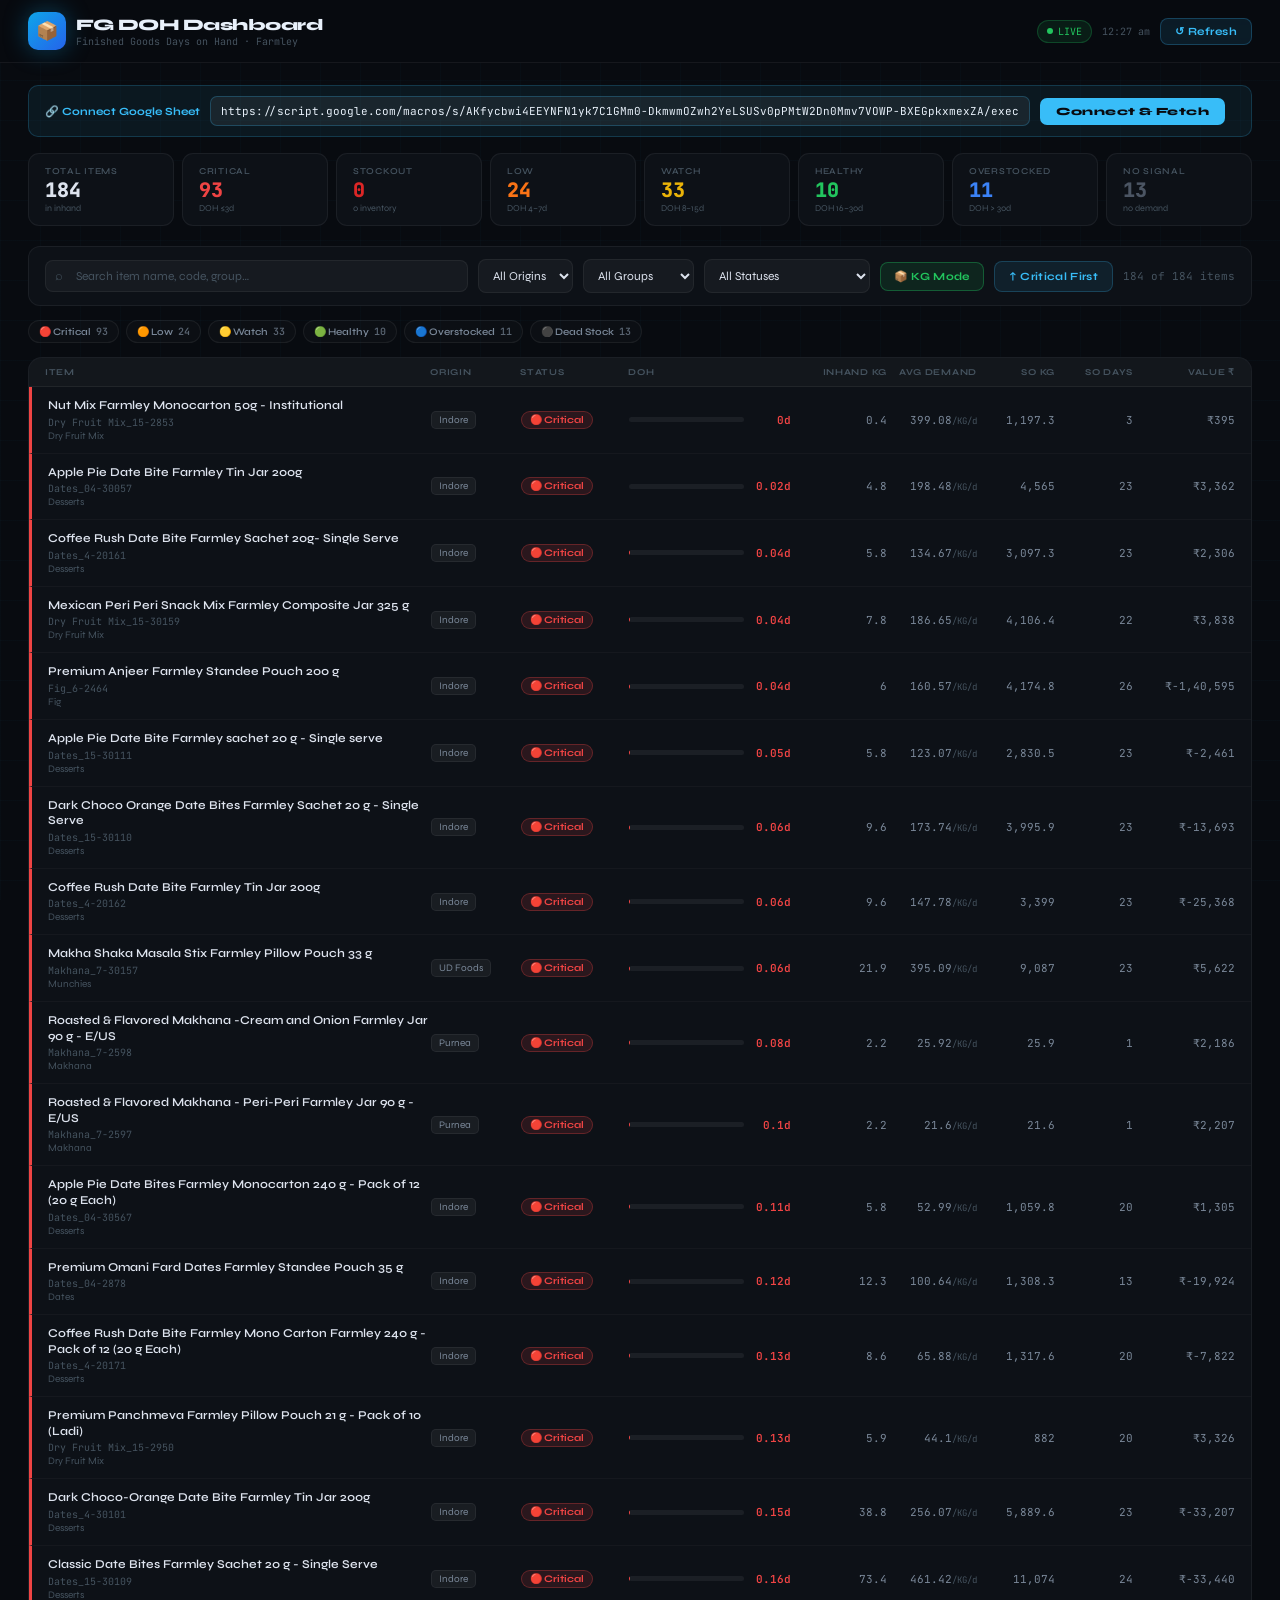
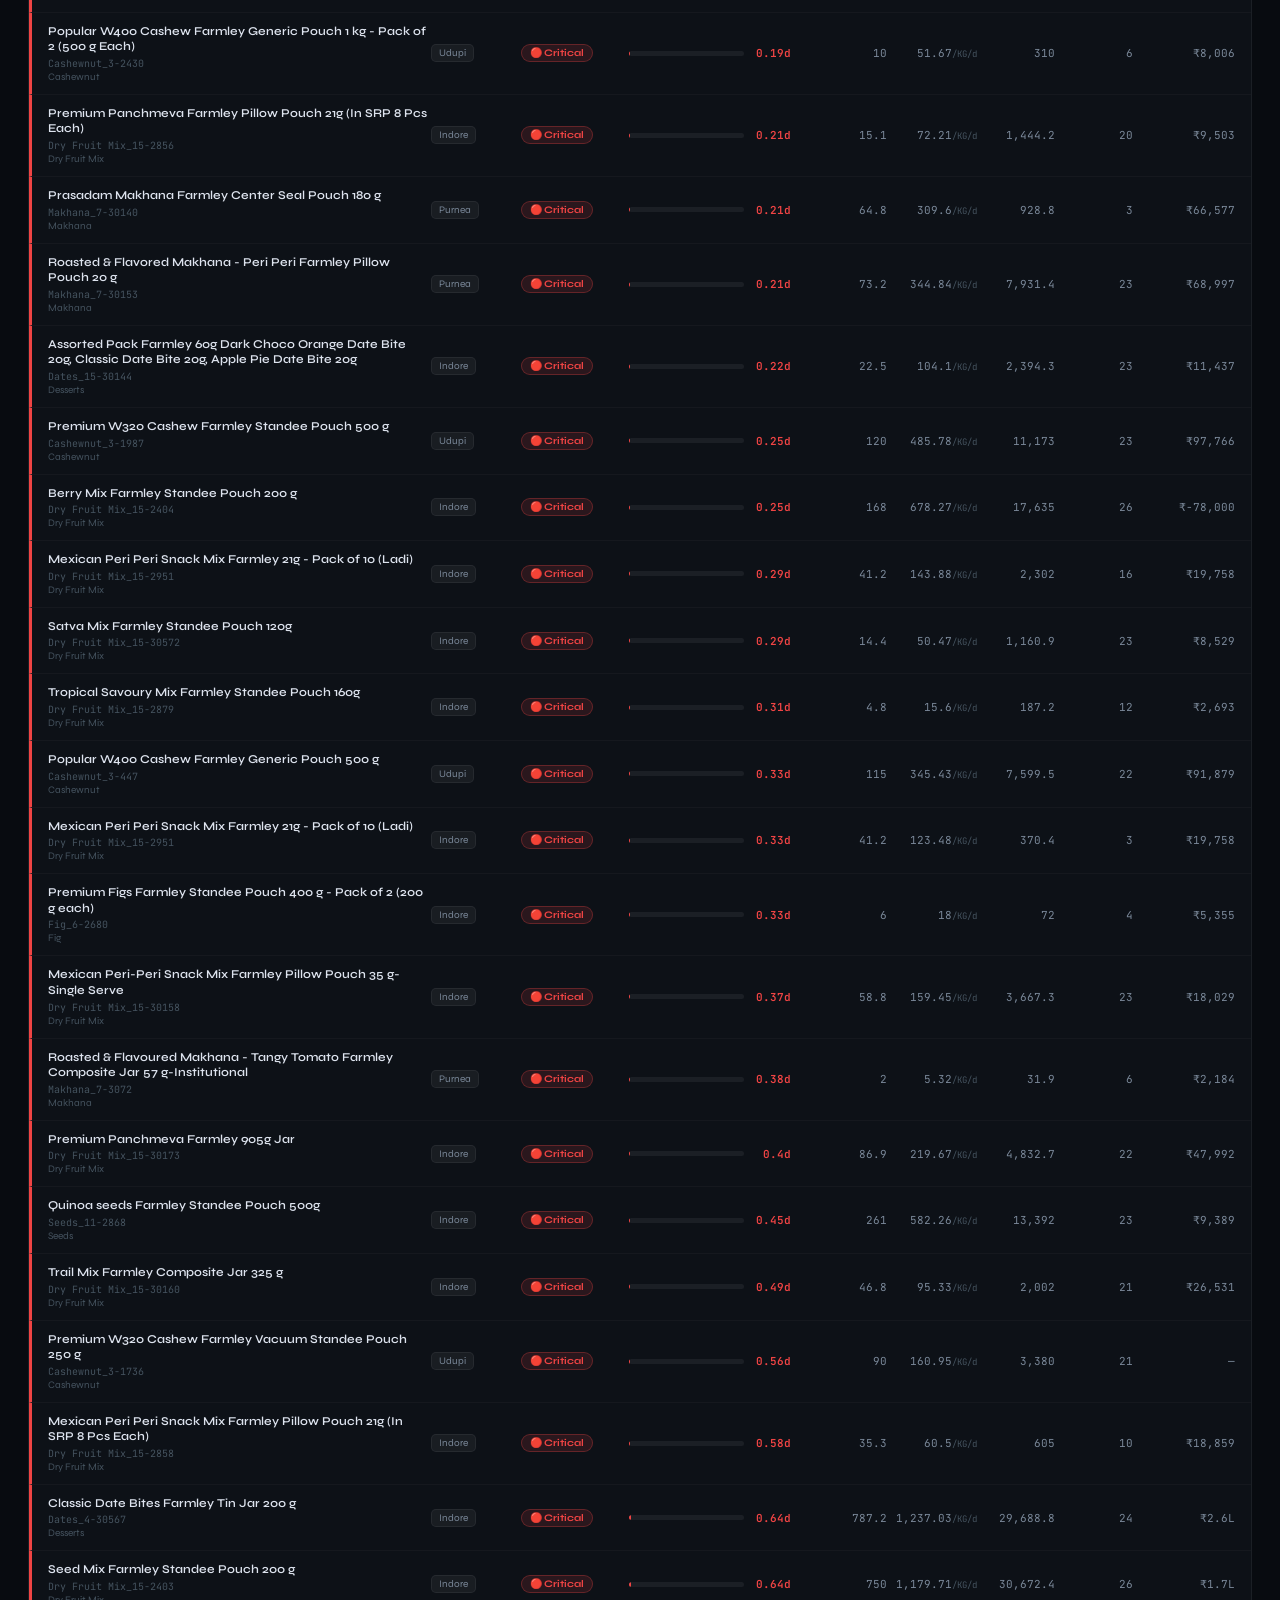
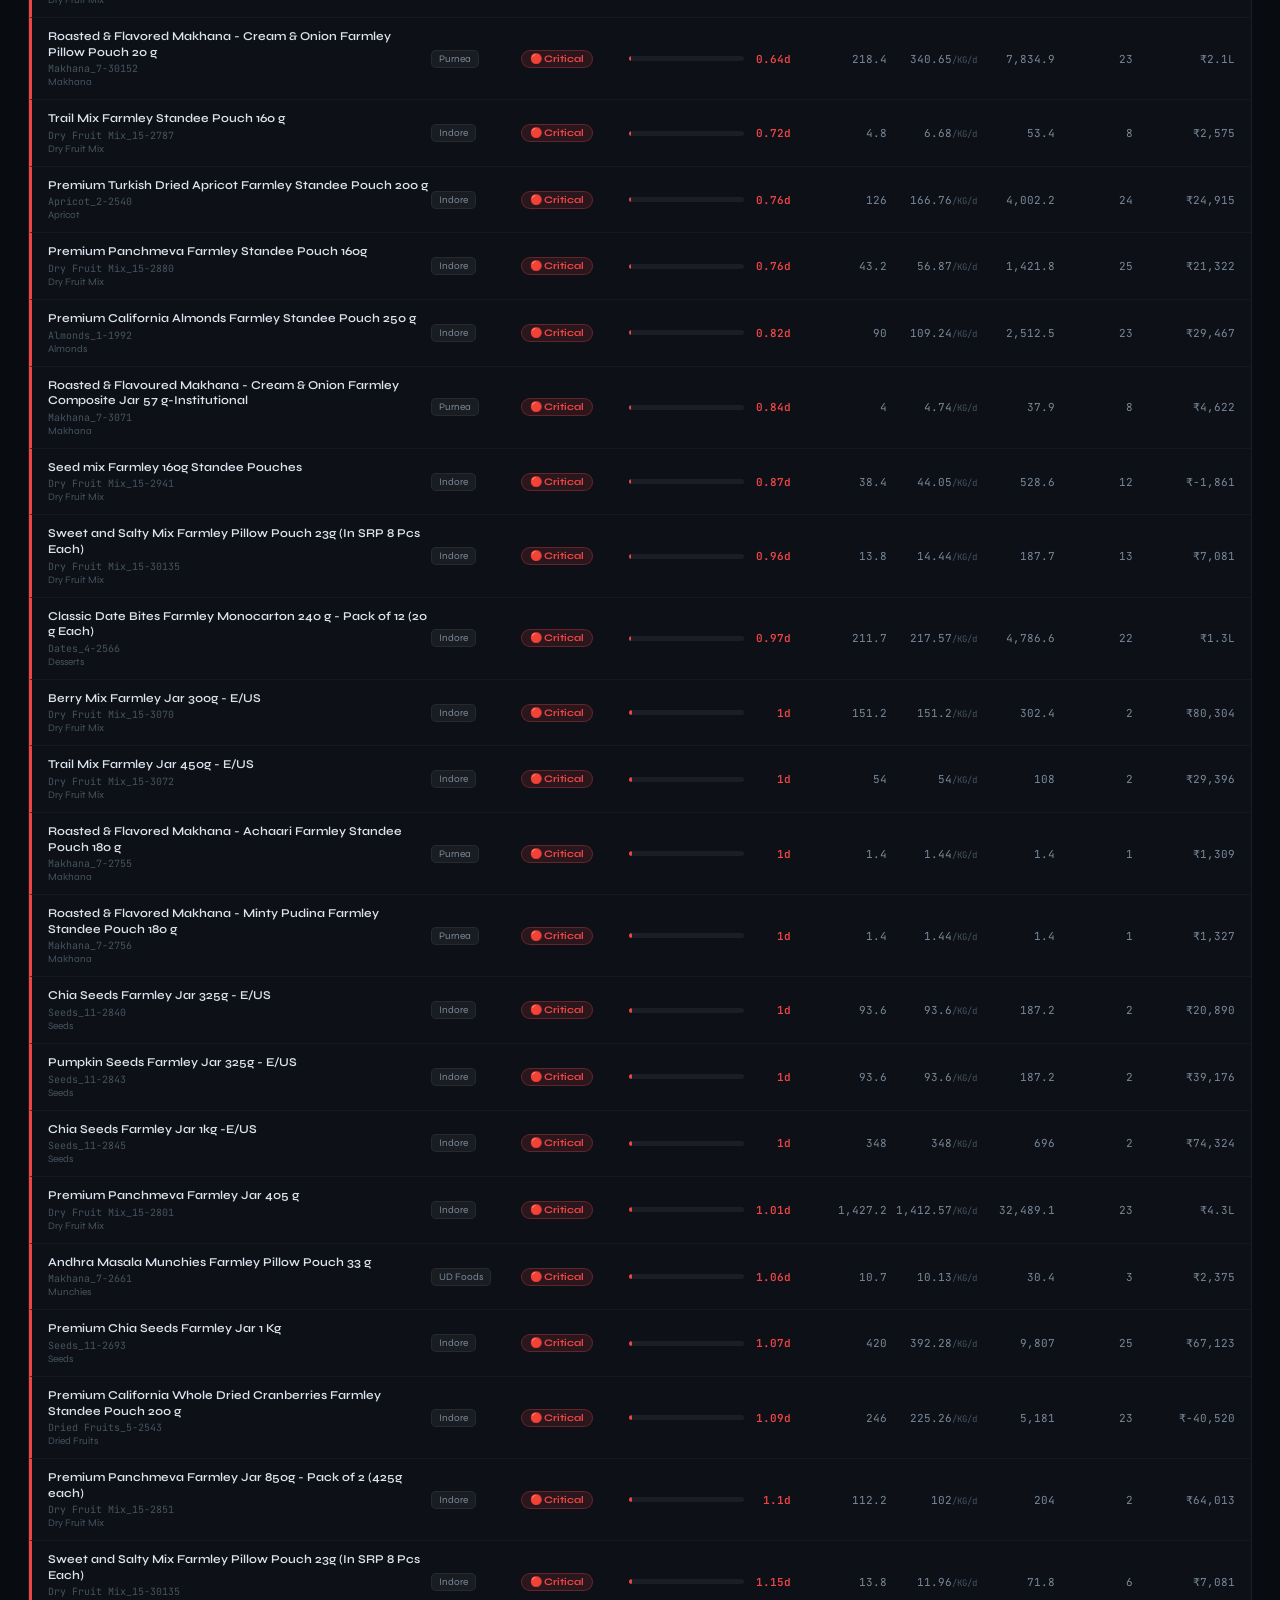
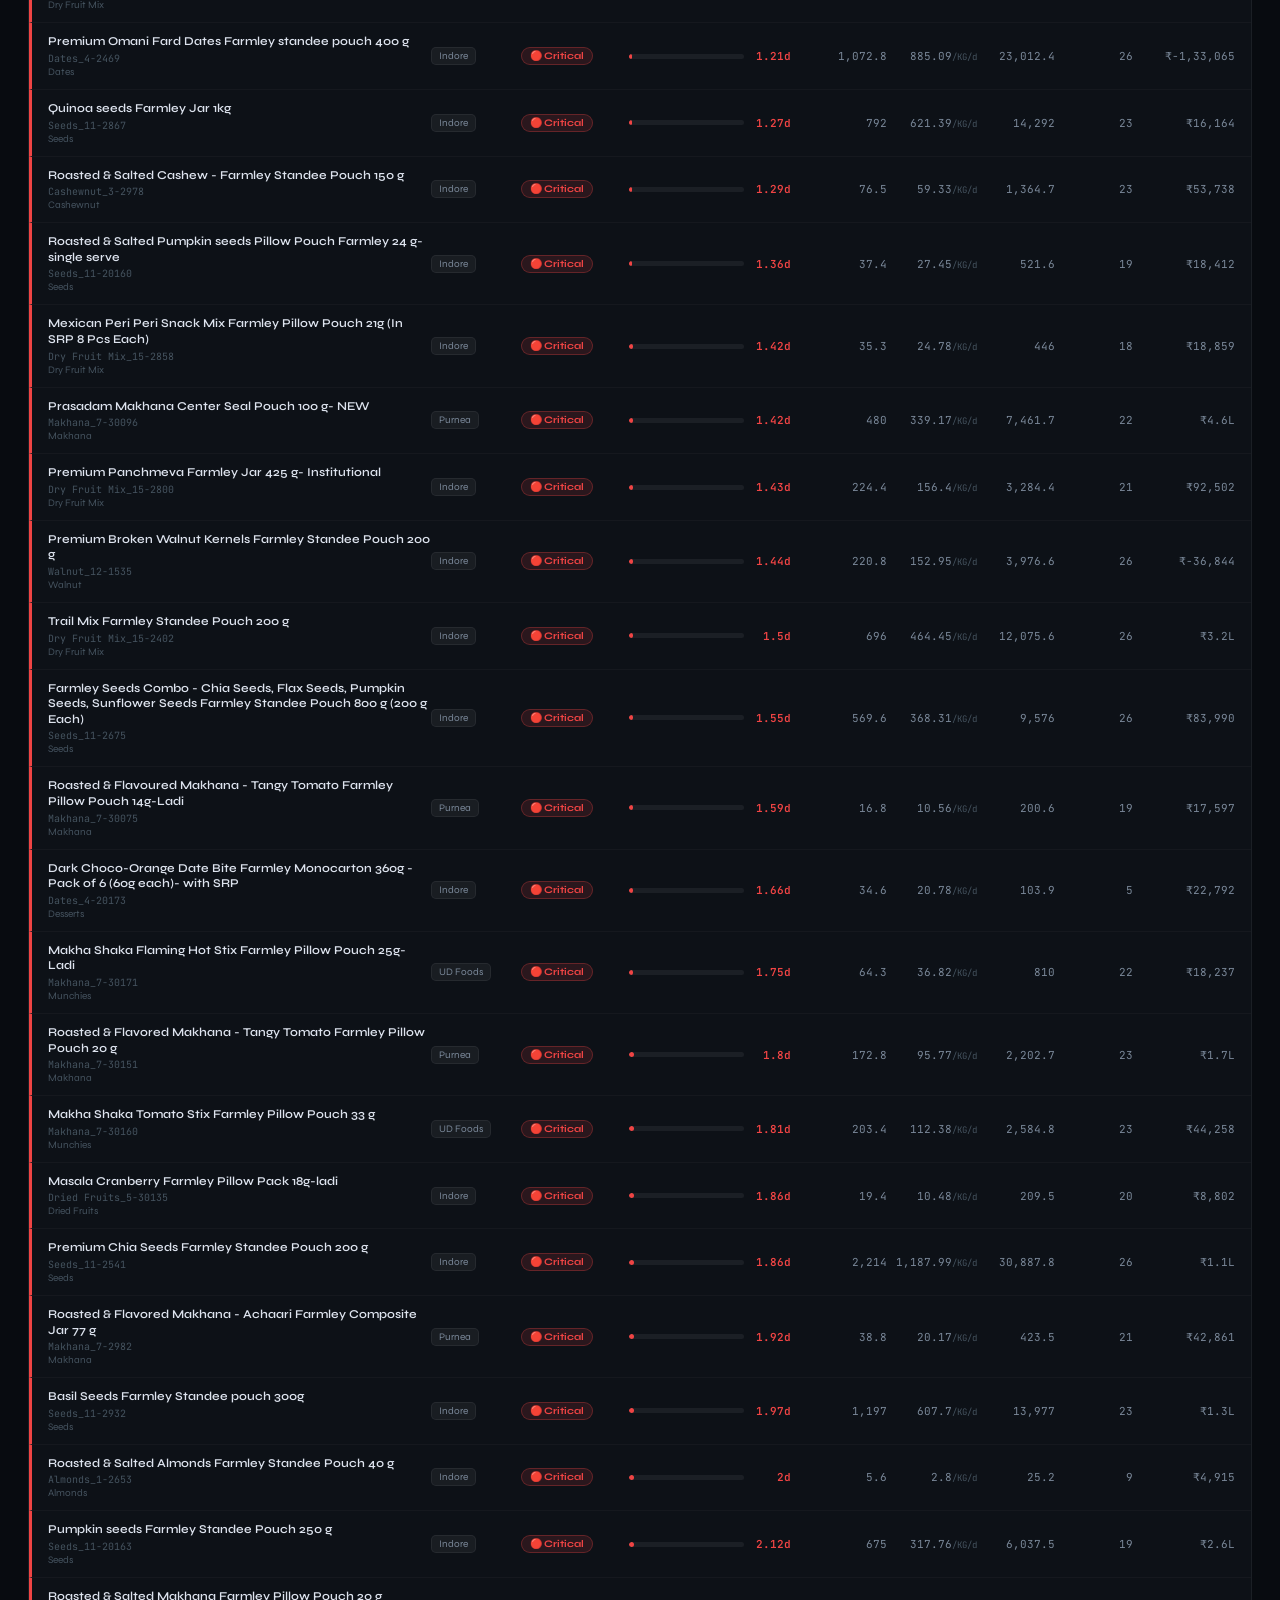
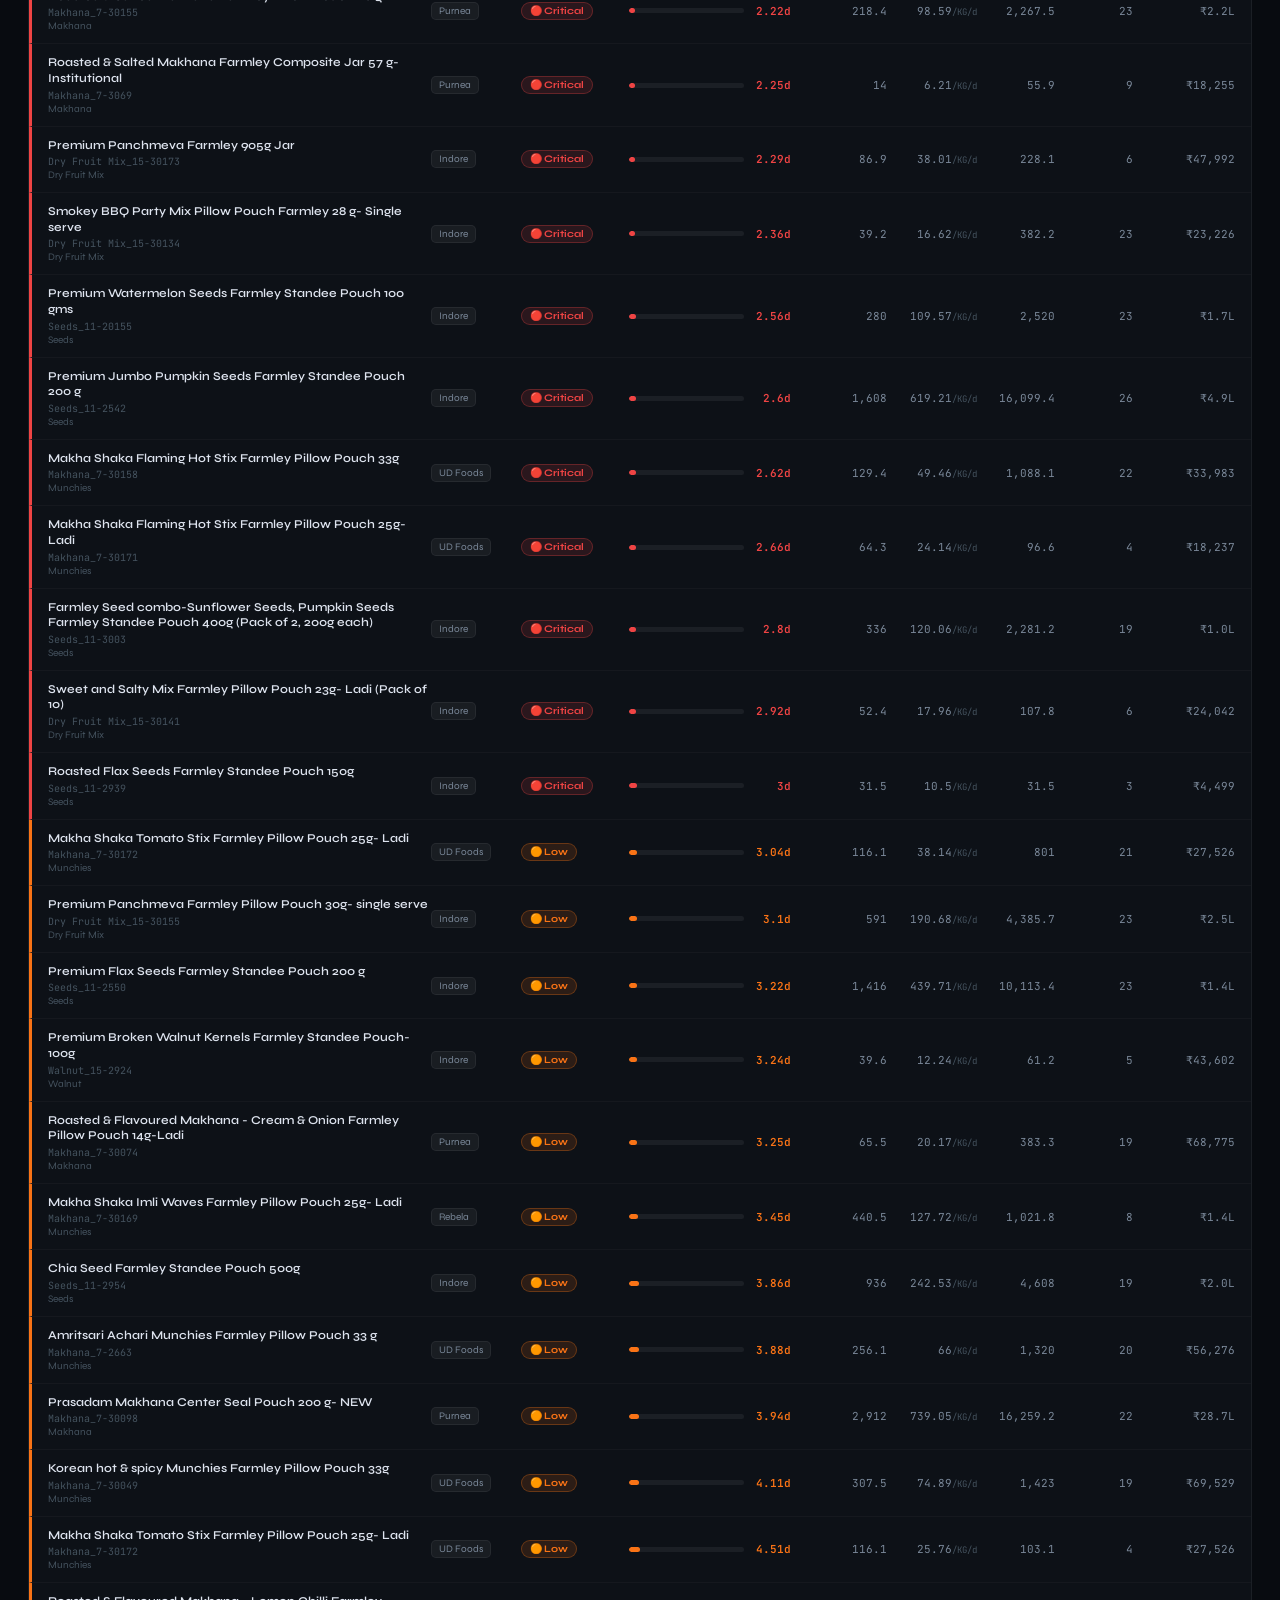
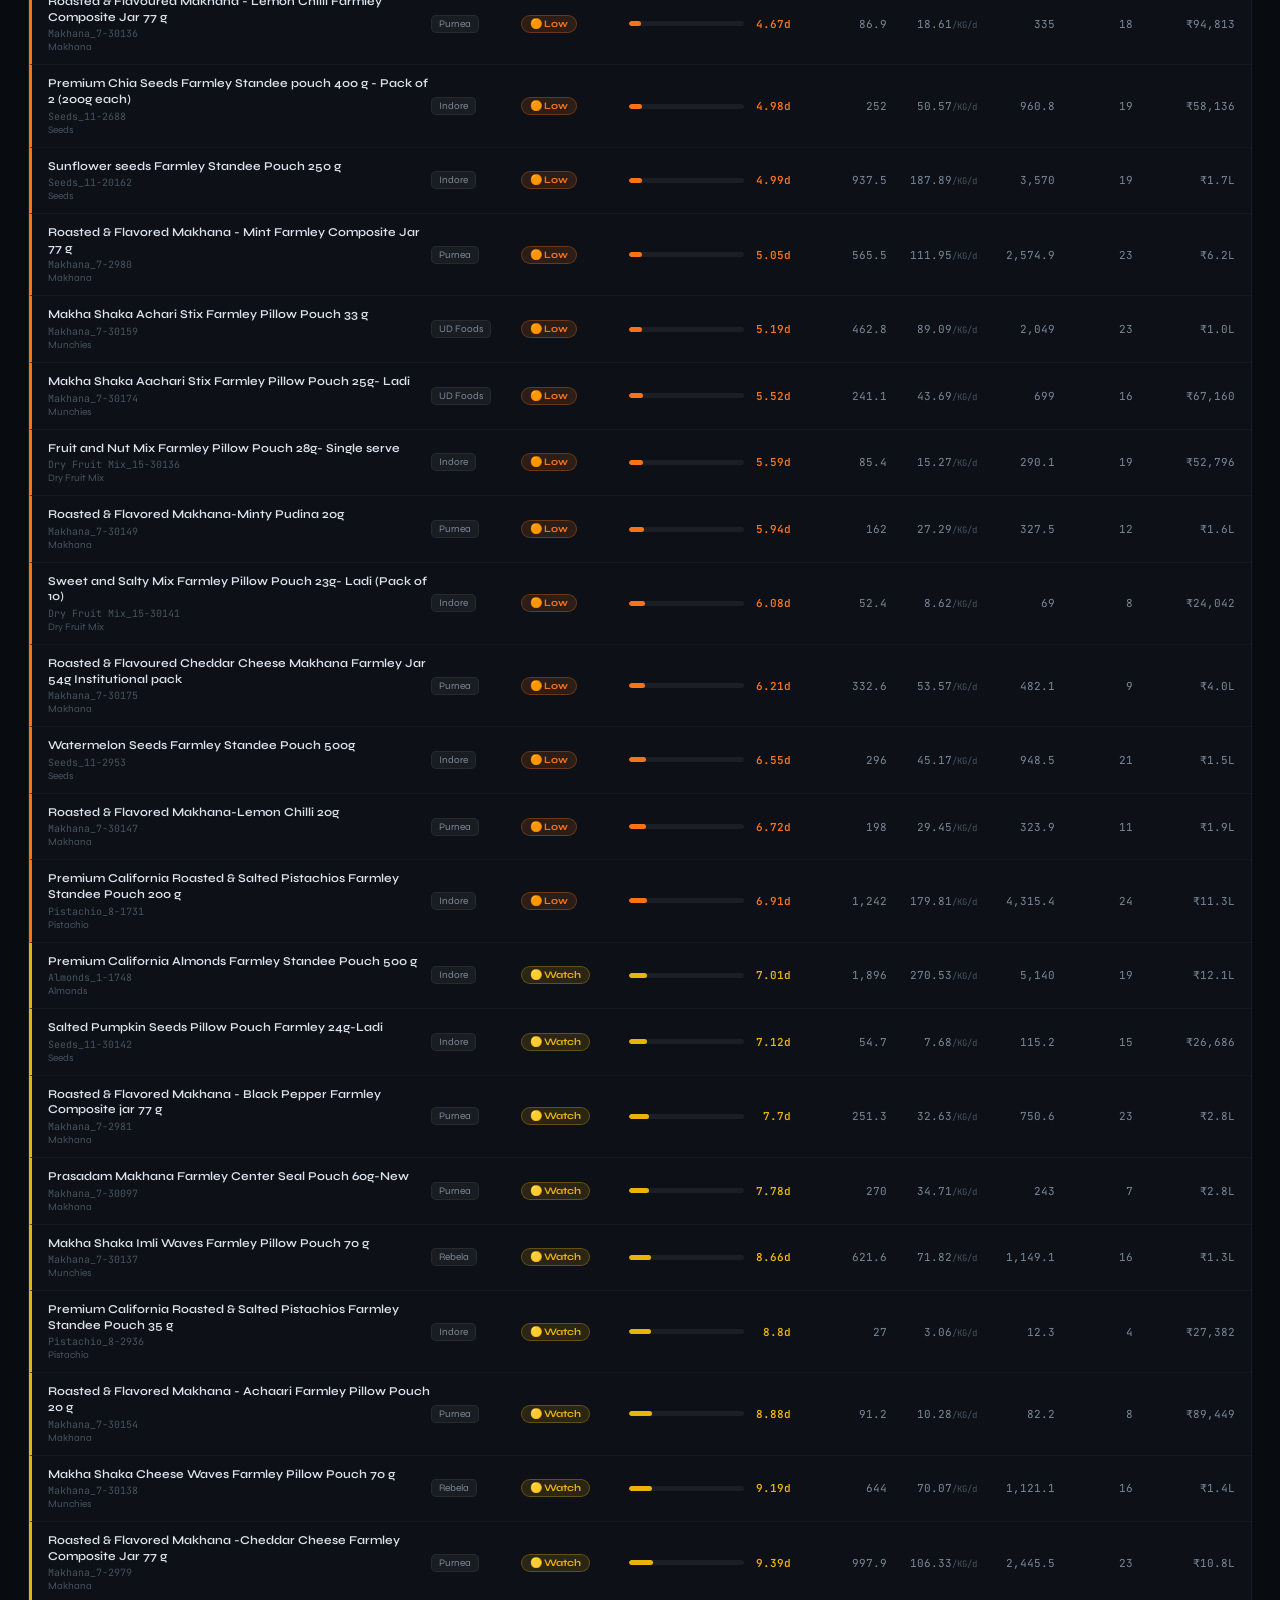
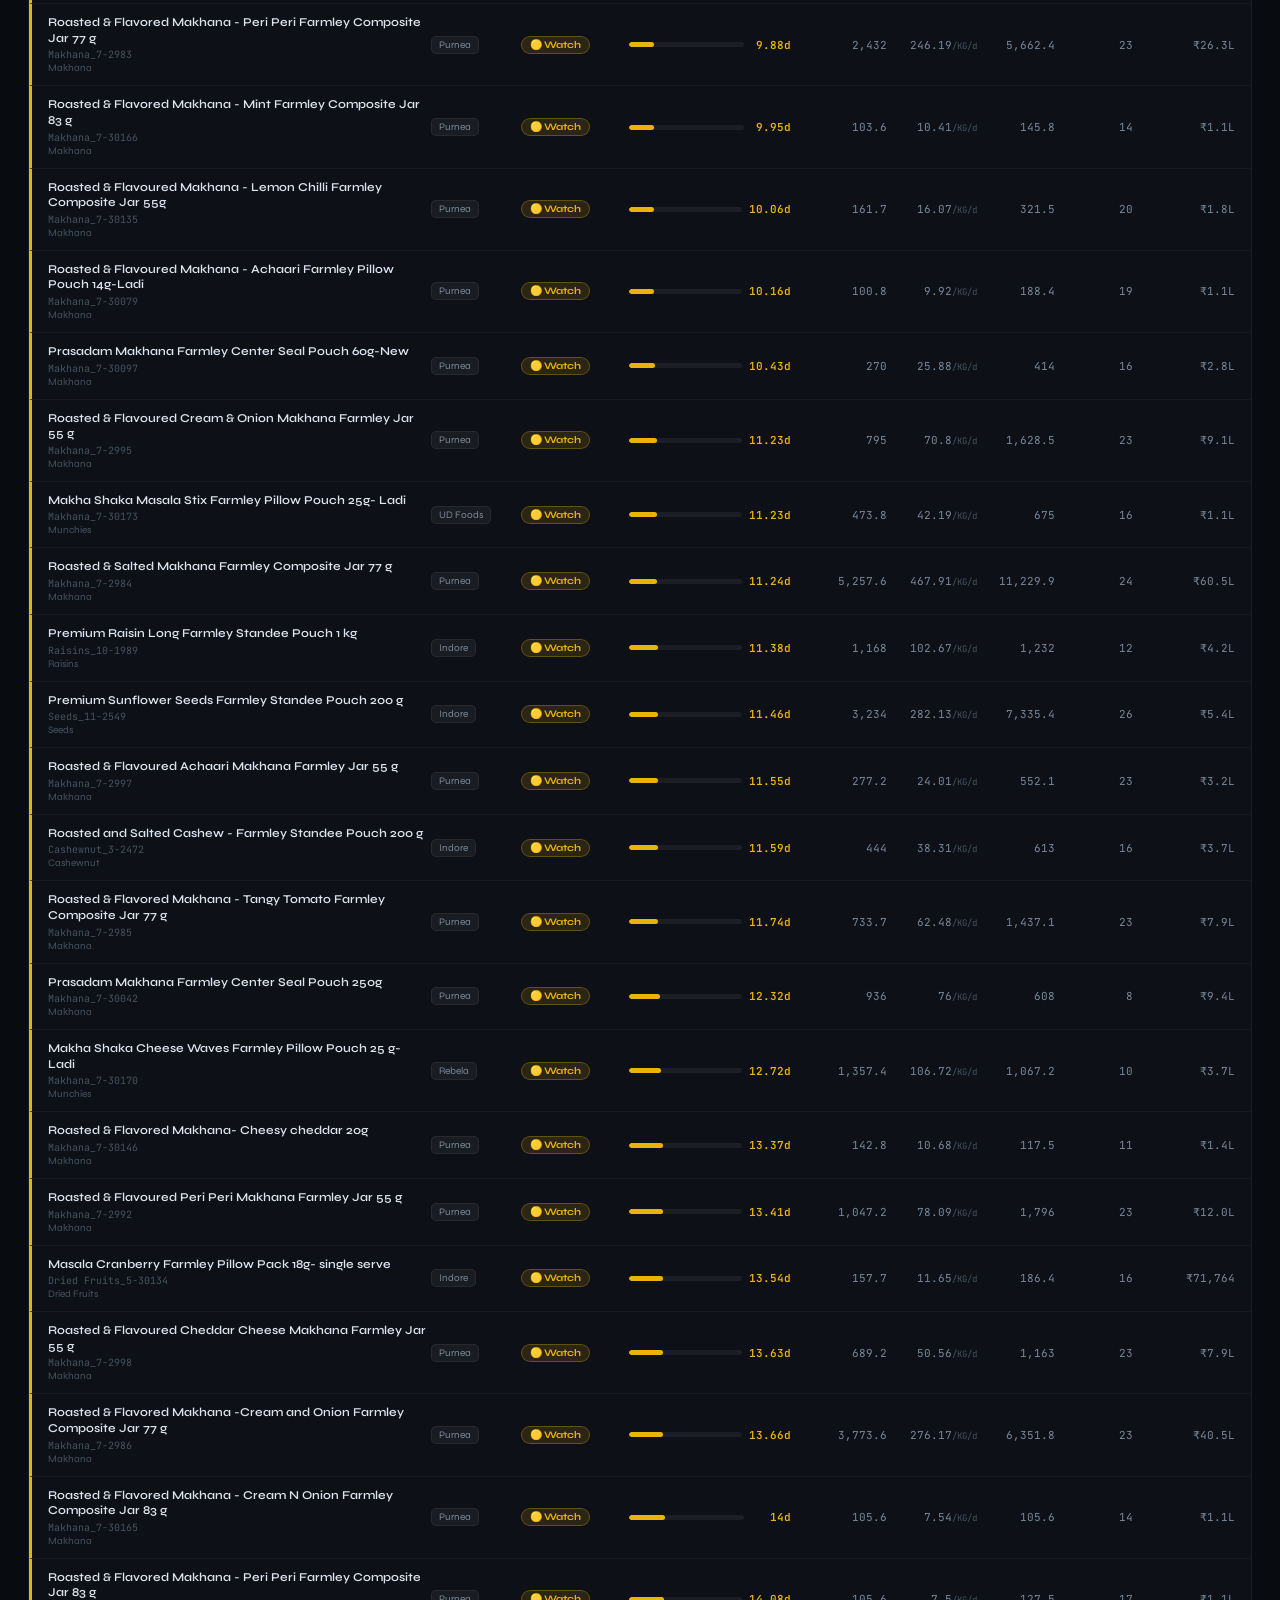
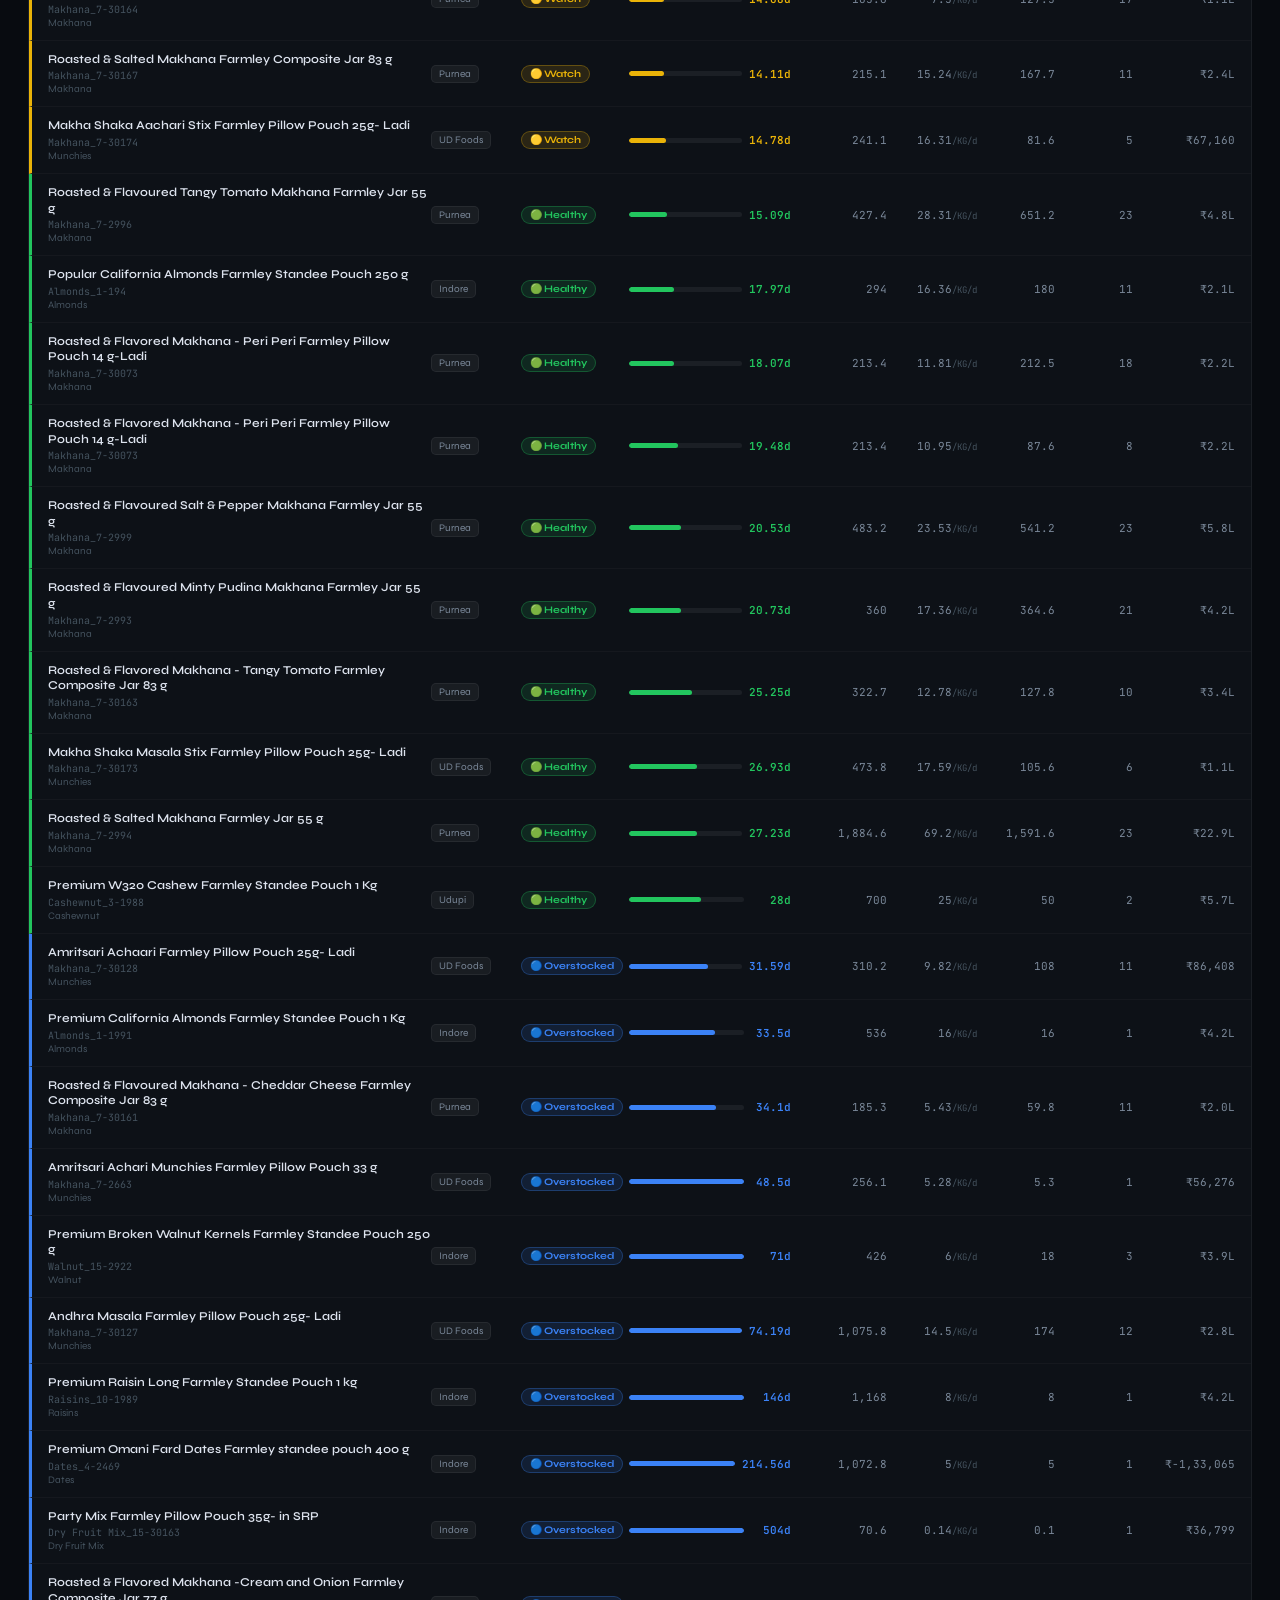
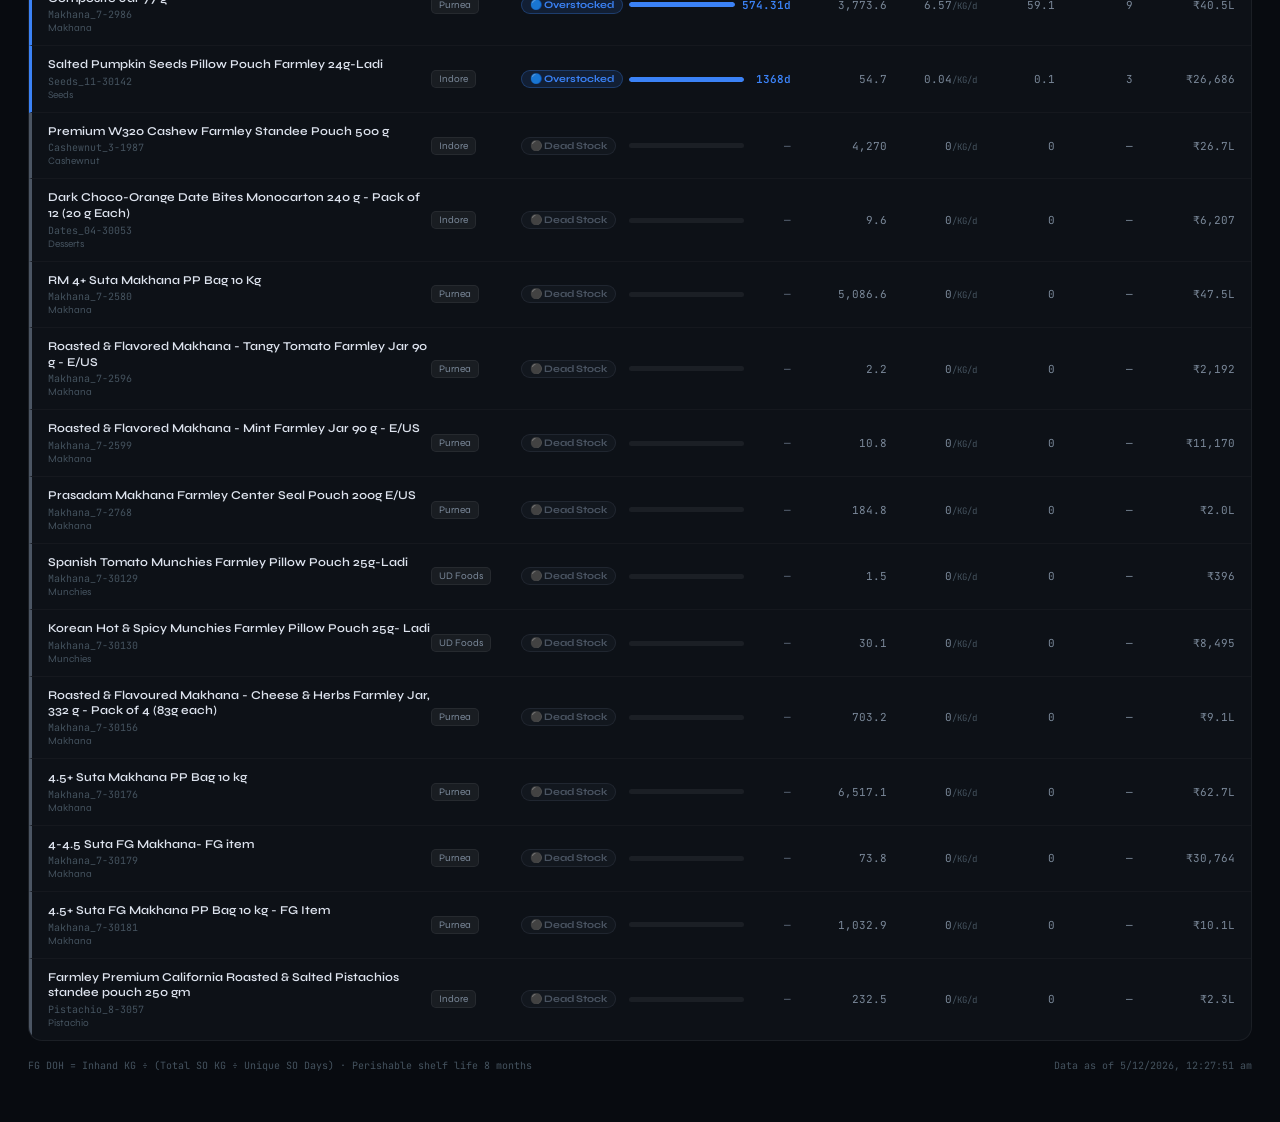
<file: fg_doh_dashboard.html>
<!DOCTYPE html>
<html lang="en">
<head>
<meta charset="UTF-8">
<meta name="viewport" content="width=device-width, initial-scale=1.0">
<title>FG DOH Dashboard · Farmley</title>
<link rel="preconnect" href="https://fonts.googleapis.com">
<link href="https://fonts.googleapis.com/css2?family=Syne:wght@400;600;700;800&family=JetBrains+Mono:wght@400;500;600&display=swap" rel="stylesheet">
<style>
*,*::before,*::after{box-sizing:border-box;margin:0;padding:0}
:root{
  --bg:#080b10;--bg2:#0d1117;--bg3:#131920;--bg4:#1a2230;
  --border:rgba(255,255,255,0.06);--border2:rgba(255,255,255,0.11);
  --text:#dde3ee;--text2:#7a8899;--text3:#45535f;
  --accent:#38bdf8;
  --c-crit:#ef4444;--cb-crit:rgba(239,68,68,0.13);--cbr-crit:rgba(239,68,68,0.3);
  --c-low:#f97316;--cb-low:rgba(249,115,22,0.13);--cbr-low:rgba(249,115,22,0.3);
  --c-watch:#eab308;--cb-watch:rgba(234,179,8,0.13);--cbr-watch:rgba(234,179,8,0.3);
  --c-healthy:#22c55e;--cb-healthy:rgba(34,197,94,0.13);--cbr-healthy:rgba(34,197,94,0.3);
  --c-over:#3b82f6;--cb-over:rgba(59,130,246,0.13);--cbr-over:rgba(59,130,246,0.3);
  --c-dead:#4b5563;--cb-dead:rgba(75,85,99,0.1);--cbr-dead:rgba(75,85,99,0.25);
  --c-stock:#7c3aed;--cb-stock:rgba(124,58,237,0.13);--cbr-stock:rgba(124,58,237,0.3);
  --c-nodem:#6b7280;--cb-nodem:rgba(107,114,128,0.1);--cbr-nodem:rgba(107,114,128,0.25);
}
html{font-size:13px;scroll-behavior:smooth}
body{background:var(--bg);color:var(--text);font-family:'Syne',sans-serif;min-height:100vh;overflow-x:hidden}
::-webkit-scrollbar{width:5px;height:5px}
::-webkit-scrollbar-track{background:var(--bg2)}
::-webkit-scrollbar-thumb{background:var(--border2);border-radius:3px}

/* GRID BACKGROUND */
body::before{
  content:'';position:fixed;inset:0;
  background-image:
    linear-gradient(rgba(56,189,248,0.025) 1px,transparent 1px),
    linear-gradient(90deg,rgba(56,189,248,0.025) 1px,transparent 1px);
  background-size:40px 40px;
  pointer-events:none;z-index:0
}

/* HEADER */
.hdr{
  position:sticky;top:0;z-index:200;
  background:rgba(8,11,16,0.9);
  backdrop-filter:blur(16px);
  border-bottom:1px solid var(--border);
  padding:12px 28px;
  display:flex;align-items:center;justify-content:space-between;gap:16px;
  flex-wrap:wrap
}
.hdr-brand{display:flex;align-items:center;gap:10px}
.hdr-icon{
  width:38px;height:38px;border-radius:10px;
  background:linear-gradient(135deg,#0ea5e9,#2563eb);
  display:flex;align-items:center;justify-content:center;
  font-size:18px;box-shadow:0 0 24px rgba(14,165,233,0.35);
  flex-shrink:0
}
.hdr-title{font-size:16px;font-weight:800;letter-spacing:-0.03em;color:#e8f0fa}
.hdr-sub{font-size:10px;color:var(--text3);font-family:'JetBrains Mono',monospace;margin-top:1px}
.hdr-right{display:flex;align-items:center;gap:10px}
.badge-live{
  display:flex;align-items:center;gap:5px;
  font-size:10px;color:#22c55e;font-family:'JetBrains Mono',monospace;
  padding:4px 9px;border-radius:20px;
  background:rgba(34,197,94,0.1);border:1px solid rgba(34,197,94,0.25)
}
.pulse{width:6px;height:6px;border-radius:50%;background:#22c55e;animation:pulse 2s infinite}
@keyframes pulse{0%,100%{opacity:1;transform:scale(1)}50%{opacity:0.5;transform:scale(0.8)}}
.btn-refresh{
  background:rgba(56,189,248,0.1);border:1px solid rgba(56,189,248,0.25);
  color:var(--accent);padding:6px 14px;border-radius:8px;
  cursor:pointer;font-size:11px;font-weight:700;font-family:'Syne',sans-serif;
  transition:all 0.2s;letter-spacing:0.04em
}
.btn-refresh:hover{background:rgba(56,189,248,0.18);border-color:rgba(56,189,248,0.45)}
.timestamp{font-size:10px;color:var(--text3);font-family:'JetBrains Mono',monospace}

/* MAIN */
.main{max-width:1500px;margin:0 auto;padding:22px 28px 50px;position:relative;z-index:1}

/* SUMMARY STRIP */
.summary-strip{
  display:flex;gap:8px;flex-wrap:wrap;margin-bottom:20px
}
.stat-card{
  background:var(--bg2);border:1px solid var(--border);
  border-radius:11px;padding:12px 16px;flex:1;min-width:100px;
  transition:border-color 0.2s;cursor:default
}
.stat-card:hover{border-color:var(--border2)}
.stat-label{font-size:9px;color:var(--text3);text-transform:uppercase;letter-spacing:0.08em;font-weight:600;margin-bottom:4px}
.stat-val{font-size:20px;font-weight:800;font-family:'JetBrains Mono',monospace;line-height:1}
.stat-sub{font-size:9px;color:var(--text3);margin-top:3px}

/* CONTROLS */
.controls{
  background:var(--bg2);border:1px solid var(--border);
  border-radius:12px;padding:12px 16px;margin-bottom:14px;
  display:flex;gap:10px;flex-wrap:wrap;align-items:center
}
.search-wrap{position:relative;flex:1;min-width:200px}
.search-icon{position:absolute;left:10px;top:50%;transform:translateY(-50%);color:var(--text3);font-size:13px;pointer-events:none}
input.search{
  width:100%;background:rgba(255,255,255,0.04);
  border:1px solid var(--border);border-radius:8px;
  color:var(--text);padding:8px 10px 8px 30px;font-size:12px;
  font-family:'Syne',sans-serif;outline:none;transition:border-color 0.2s
}
input.search:focus{border-color:rgba(56,189,248,0.4)}
input.search::placeholder{color:var(--text3)}
select.flt{
  background:rgba(255,255,255,0.04);border:1px solid var(--border);
  border-radius:8px;color:var(--text);padding:8px 10px;font-size:12px;
  font-family:'Syne',sans-serif;outline:none;cursor:pointer;transition:border-color 0.2s
}
select.flt:focus{border-color:rgba(56,189,248,0.4)}
select.flt option{background:#0d1117}
.btn-sort{
  background:rgba(56,189,248,0.09);border:1px solid rgba(56,189,248,0.22);
  color:var(--accent);padding:8px 14px;border-radius:8px;
  cursor:pointer;font-size:11px;font-weight:700;font-family:'Syne',sans-serif;
  white-space:nowrap;transition:all 0.2s;letter-spacing:0.03em
}
.btn-sort:hover{background:rgba(56,189,248,0.16)}
.count-info{font-size:11px;color:var(--text3);margin-left:auto;white-space:nowrap;font-family:'JetBrains Mono',monospace}
.btn-toggle{
  background:rgba(255,255,255,0.05);border:1px solid var(--border2);
  color:var(--text2);padding:7px 13px;border-radius:8px;
  cursor:pointer;font-size:11px;font-weight:700;font-family:'Syne',sans-serif;
  white-space:nowrap;transition:all 0.2s;letter-spacing:0.03em;
  display:inline-flex;align-items:center;gap:5px
}
.btn-toggle.mode-kg{background:rgba(34,197,94,0.11);border-color:rgba(34,197,94,0.35);color:#22c55e}
.btn-toggle.mode-unit{background:rgba(56,189,248,0.11);border-color:rgba(56,189,248,0.35);color:var(--accent)}

/* LEGEND PILLS */
.legend{display:flex;gap:7px;flex-wrap:wrap;margin-bottom:14px}
.leg-pill{
  display:flex;align-items:center;gap:5px;
  padding:4px 10px;border-radius:20px;
  background:rgba(255,255,255,0.02);border:1px solid var(--border);
  cursor:pointer;font-size:10px;color:var(--text2);
  transition:all 0.15s;font-weight:600;user-select:none
}
.leg-pill:hover,.leg-pill.active{background:var(--pill-bg);border-color:var(--pill-br);color:var(--pill-c)}
.leg-num{font-family:'JetBrains Mono',monospace;font-size:10px;opacity:0.7}

/* TABLE */
.tbl-wrap{
  background:var(--bg2);border:1px solid var(--border);
  border-radius:14px;overflow:hidden;
}
.tbl-head{
  display:grid;
  grid-template-columns: 2.6fr 90px 108px 1.1fr 96px 90px 78px 78px 102px;
  padding:9px 16px;
  background:rgba(255,255,255,0.025);
  border-bottom:1px solid var(--border);
  font-size:9px;font-weight:700;color:var(--text3);
  letter-spacing:0.08em;text-transform:uppercase
}
.tbl-row{
  display:grid;
  grid-template-columns: 2.6fr 90px 108px 1.1fr 96px 90px 78px 78px 102px;
  padding:11px 16px;
  border-bottom:1px solid rgba(255,255,255,0.03);
  border-left:3px solid var(--row-accent,transparent);
  cursor:pointer;
  transition:background 0.12s;
  align-items:center
}
.tbl-row:hover{background:rgba(255,255,255,0.035)}
.tbl-row.expanded{background:rgba(56,189,248,0.04)}
.tbl-row:last-child{border-bottom:none}

.cell-item-name{font-size:12px;font-weight:600;color:#dde3ee;line-height:1.3}
.cell-item-code{font-size:10px;color:var(--text3);font-family:'JetBrains Mono',monospace;margin-top:2px}
.cell-group{font-size:10px;color:var(--text3);margin-top:1px}
.origin-badge{
  font-size:10px;padding:2px 7px;border-radius:5px;
  background:rgba(255,255,255,0.05);color:var(--text2);
  border:1px solid var(--border);display:inline-block;white-space:nowrap
}
.status-badge{
  display:inline-flex;align-items:center;gap:4px;
  padding:2px 8px;border-radius:20px;
  font-size:10px;font-weight:700;white-space:nowrap;
  border:1px solid
}
.num{font-family:'JetBrains Mono',monospace;font-size:11px;text-align:right;color:var(--text)}
.num-dim{color:var(--text2)}
.num-r{text-align:right}

/* DOH BAR */
.doh-wrap{display:flex;align-items:center;gap:7px}
.doh-track{flex:1;height:5px;background:rgba(255,255,255,0.06);border-radius:3px;overflow:hidden}
.doh-fill{height:100%;border-radius:3px;transition:width 0.7s cubic-bezier(0.4,0,0.2,1)}
.doh-val{font-family:'JetBrains Mono',monospace;font-size:11px;min-width:40px;text-align:right;font-weight:600}

/* EXPANDED ROW */
.exp-row{
  border-left:3px solid var(--row-accent,transparent);
  background:rgba(56,189,248,0.03);
  border-bottom:1px solid rgba(255,255,255,0.04);
  padding:12px 18px 12px 34px;
  display:flex;gap:28px;flex-wrap:wrap;
  animation:slideDown 0.18s ease
}
@keyframes slideDown{from{opacity:0;transform:translateY(-4px)}to{opacity:1;transform:translateY(0)}}
.exp-field{min-width:110px}
.exp-label{font-size:9px;text-transform:uppercase;letter-spacing:0.07em;color:var(--text3);margin-bottom:3px;font-weight:600}
.exp-val{font-size:12px;font-family:'JetBrains Mono',monospace;color:#c2ccd8;font-weight:500}
.exp-val.hi{color:var(--accent);font-weight:700;font-size:13px}

/* EMPTY */
.empty{padding:50px;text-align:center;color:var(--text3)}
.empty-icon{font-size:32px;margin-bottom:10px}

/* FOOTER */
.footer{
  margin-top:18px;display:flex;justify-content:space-between;
  align-items:center;flex-wrap:wrap;gap:6px
}
.footer-note{font-size:10px;color:var(--text3);font-family:'JetBrains Mono',monospace}

/* APPS SCRIPT BANNER */
.as-banner{
  background:rgba(56,189,248,0.07);border:1px solid rgba(56,189,248,0.2);
  border-radius:10px;padding:10px 16px;margin-bottom:16px;
  display:flex;align-items:center;gap:10px;flex-wrap:wrap
}
.as-banner input{
  flex:1;min-width:280px;background:rgba(255,255,255,0.06);
  border:1px solid rgba(56,189,248,0.25);border-radius:7px;
  color:#e8f0fa;padding:7px 10px;font-size:11px;
  font-family:'JetBrains Mono',monospace;outline:none
}
.as-banner input::placeholder{color:var(--text3)}
.as-banner .btn-connect{
  background:var(--accent);color:#080b10;border:none;
  padding:7px 16px;border-radius:7px;cursor:pointer;
  font-weight:800;font-size:11px;font-family:'Syne',sans-serif;
  letter-spacing:0.04em;transition:opacity 0.2s
}
.as-banner .btn-connect:hover{opacity:0.85}
.as-label{font-size:11px;color:var(--accent);font-weight:700}

@media(max-width:900px){
  .tbl-head,.tbl-row{grid-template-columns:2fr 70px 100px 1fr 80px 70px}
  .tbl-head > *:nth-child(7),.tbl-head > *:nth-child(8),.tbl-head > *:nth-child(9),
  .tbl-row > *:nth-child(7),.tbl-row > *:nth-child(8),.tbl-row > *:nth-child(9){display:none}
}
@media(max-width:600px){
  .main{padding:14px 12px 40px}
  .hdr{padding:10px 14px}
  .tbl-head,.tbl-row{grid-template-columns:1fr 90px 100px 1fr}
  .tbl-head > *:nth-child(n+3):not(:nth-child(3)):not(:nth-child(4)),
  .tbl-row > *:nth-child(n+3):not(:nth-child(3)):not(:nth-child(4)){display:none}
}
</style>
</head>
<body>

<!-- HEADER -->
<header class="hdr">
  <div class="hdr-brand">
    <div class="hdr-icon">📦</div>
    <div>
      <div class="hdr-title">FG DOH Dashboard</div>
      <div class="hdr-sub">Finished Goods Days on Hand · Farmley</div>
    </div>
  </div>
  <div class="hdr-right">
    <span class="badge-live"><span class="pulse"></span>LIVE</span>
    <span class="timestamp" id="ts">—</span>
    <button class="btn-refresh" onclick="fetchLive()">↺ Refresh</button>
  </div>
</header>

<main class="main">

  <!-- APPS SCRIPT URL CONNECTOR -->
  <div class="as-banner">
    <span class="as-label">🔗 Connect Google Sheet</span>
    <input type="text" id="asUrl" placeholder="Paste Apps Script Web App URL here…" />
    <button class="btn-connect" onclick="connectSheet()">Connect &amp; Fetch</button>
    <span id="connStatus" style="font-size:10px;color:var(--text3);font-family:'JetBrains Mono',monospace"></span>
  </div>

  <!-- SUMMARY STRIP -->
  <div class="summary-strip" id="summaryStrip"></div>

  <!-- CONTROLS -->
  <div class="controls">
    <div class="search-wrap">
      <span class="search-icon">⌕</span>
      <input class="search" type="text" id="searchInput" placeholder="Search item name, code, group…" oninput="applyFilters()">
    </div>
    <select class="flt" id="originFlt" onchange="applyFilters()">
      <option value="">All Origins</option>
    </select>
    <select class="flt" id="groupFlt" onchange="applyFilters()">
      <option value="">All Groups</option>
    </select>
    <select class="flt" id="statusFlt" onchange="applyFilters()">
      <option value="">All Statuses</option>
    </select>
    <button class="btn-toggle mode-kg" id="unitToggle" onclick="toggleUnit()" title="Toggle between KG and Units mode">📦 KG Mode</button>
    <button class="btn-sort" id="sortBtn" onclick="toggleSort()">↑ Critical First</button>
    <span class="count-info" id="countInfo">0 items</span>
  </div>

  <!-- LEGEND -->
  <div class="legend" id="legend"></div>

  <!-- TABLE -->
  <div class="tbl-wrap">
    <div class="tbl-head" id="tblHead">
      <div>Item</div>
      <div>Origin</div>
      <div>Status</div>
      <div>DOH</div>
      <div class="num-r" id="hdrInhand">Inhand KG</div>
      <div class="num-r" id="hdrDemand">Avg Demand</div>
      <div class="num-r" id="hdrSoQty">SO KG</div>
      <div class="num-r">SO Days</div>
      <div class="num-r">Value ₹</div>
    </div>
    <div id="tableBody"></div>
  </div>

  <!-- FOOTER -->
  <div class="footer">
    <span class="footer-note" id="footerNote">FG DOH = Inhand KG ÷ (Total SO KG ÷ Unique SO Days) · Perishable shelf life 8 months</span>
    <span class="footer-note" id="dataNote"></span>
  </div>

</main>

<script>
const STATUS_CFG = {
  Critical:          {c:'#ef4444',bg:'rgba(239,68,68,0.13)',br:'rgba(239,68,68,0.3)',   e:'🔴',ord:0},
  Stockout:          {c:'#dc2626',bg:'rgba(220,38,38,0.15)',br:'rgba(220,38,38,0.4)',   e:'⛔',ord:1},
  Low:               {c:'#f97316',bg:'rgba(249,115,22,0.13)',br:'rgba(249,115,22,0.3)', e:'🟠',ord:2},
  Watch:             {c:'#eab308',bg:'rgba(234,179,8,0.13)',br:'rgba(234,179,8,0.3)',   e:'🟡',ord:3},
  Healthy:           {c:'#22c55e',bg:'rgba(34,197,94,0.13)',br:'rgba(34,197,94,0.3)',   e:'🟢',ord:4},
  Overstocked:       {c:'#3b82f6',bg:'rgba(59,130,246,0.13)',br:'rgba(59,130,246,0.3)', e:'🔵',ord:5},
  'No Recent Demand':{c:'#6b7280',bg:'rgba(107,114,128,0.1)',br:'rgba(107,114,128,0.25)',e:'⚪',ord:6},
  'Dead Stock':      {c:'#4b5563',bg:'rgba(75,85,99,0.1)',br:'rgba(75,85,99,0.25)',     e:'⚫',ord:7},
};

const EMBEDDED_DATA = [{"itemCode":"Almonds_1-1748","itemName":"Premium California Almonds Farmley Standee Pouch 500 g","origin":"Indore","itemGroup":"Almonds","warehouse":"RPC Indore - Finished Goods Stores - CBSPL","value":1210421.02,"age":3.0,"inhandQty":1896.0,"totalSoQty":5140.0,"uniqueDays":19,"avgDailyDemand":270.53,"fgDoh":7.01,"status":"Watch","hasRecentDemand":true},{"itemCode":"Almonds_1-194","itemName":"Popular California Almonds Farmley Standee Pouch 250 g","origin":"Indore","itemGroup":"Almonds","warehouse":"RPC Indore - Finished Goods Stores - CBSPL","value":208860.53,"age":37.0,"inhandQty":294.0,"totalSoQty":180.0,"uniqueDays":11,"avgDailyDemand":16.36,"fgDoh":17.97,"status":"Healthy","hasRecentDemand":true},{"itemCode":"Almonds_1-1991","itemName":"Premium California Almonds Farmley Standee Pouch 1 Kg","origin":"Indore","itemGroup":"Almonds","warehouse":"RPC Indore - Finished Goods Stores - CBSPL","value":417559.26,"age":34.0,"inhandQty":536.0,"totalSoQty":16.0,"uniqueDays":1,"avgDailyDemand":16.0,"fgDoh":33.5,"status":"Overstocked","hasRecentDemand":true},{"itemCode":"Almonds_1-1992","itemName":"Premium California Almonds Farmley Standee Pouch 250 g","origin":"Indore","itemGroup":"Almonds","warehouse":"RPC Indore - Finished Goods Stores - CBSPL","value":29467.49,"age":7.0,"inhandQty":90.0,"totalSoQty":2512.5,"uniqueDays":23,"avgDailyDemand":109.24,"fgDoh":0.82,"status":"Critical","hasRecentDemand":true},{"itemCode":"Almonds_1-2653","itemName":"Roasted & Salted Almonds Farmley Standee Pouch 40 g","origin":"Indore","itemGroup":"Almonds","warehouse":"RPC Indore - Finished Goods Stores - CBSPL","value":4915.14,"age":28.5,"inhandQty":5.6,"totalSoQty":25.2,"uniqueDays":9,"avgDailyDemand":2.8,"fgDoh":2.0,"status":"Critical","hasRecentDemand":true},{"itemCode":"Apricot_2-2540","itemName":"Premium Turkish Dried Apricot Farmley Standee Pouch 200 g","origin":"Indore","itemGroup":"Apricot","warehouse":"RPC Indore - Finished Goods Stores - CBSPL","value":24914.94,"age":1.0,"inhandQty":126.0,"totalSoQty":4002.2,"uniqueDays":24,"avgDailyDemand":166.76,"fgDoh":0.76,"status":"Critical","hasRecentDemand":true},{"itemCode":"Cashewnut_3-1736","itemName":"Premium W320 Cashew Farmley Vacuum Standee Pouch 250 g","origin":"Udupi","itemGroup":"Cashewnut","warehouse":"CMC Udupi - Finished Goods Stores - CBSPL","value":0.0,"age":1.0,"inhandQty":90.0,"totalSoQty":3380.0,"uniqueDays":21,"avgDailyDemand":160.95,"fgDoh":0.56,"status":"Critical","hasRecentDemand":true},{"itemCode":"Cashewnut_3-1987","itemName":"Premium W320 Cashew Farmley Standee Pouch 500 g","origin":"Indore","itemGroup":"Cashewnut","warehouse":"RPC Indore - Finished Goods Stores - CBSPL","value":2665295.56,"age":8.38,"inhandQty":4270.0,"totalSoQty":0,"uniqueDays":0,"avgDailyDemand":0,"fgDoh":null,"status":"Dead Stock","hasRecentDemand":false},{"itemCode":"Cashewnut_3-1987","itemName":"Premium W320 Cashew Farmley Standee Pouch 500 g","origin":"Udupi","itemGroup":"Cashewnut","warehouse":"CMC Udupi - Finished Goods Stores - CBSPL","value":97765.57,"age":4.0,"inhandQty":120.0,"totalSoQty":11173.0,"uniqueDays":23,"avgDailyDemand":485.78,"fgDoh":0.25,"status":"Critical","hasRecentDemand":true},{"itemCode":"Cashewnut_3-1988","itemName":"Premium W320 Cashew Farmley Standee Pouch 1 Kg","origin":"Udupi","itemGroup":"Cashewnut","warehouse":"CMC Udupi - Finished Goods Stores - CBSPL","value":565766.97,"age":56.86,"inhandQty":700.0,"totalSoQty":50.0,"uniqueDays":2,"avgDailyDemand":25.0,"fgDoh":28.0,"status":"Healthy","hasRecentDemand":true},{"itemCode":"Cashewnut_3-2430","itemName":"Popular W400 Cashew Farmley Generic Pouch 1 kg - Pack of 2 (500 g Each)","origin":"Udupi","itemGroup":"Cashewnut","warehouse":"CMC Udupi - Finished Goods Stores - CBSPL","value":8005.76,"age":3.0,"inhandQty":10.0,"totalSoQty":310.0,"uniqueDays":6,"avgDailyDemand":51.67,"fgDoh":0.19,"status":"Critical","hasRecentDemand":true},{"itemCode":"Cashewnut_3-2472","itemName":"Roasted and Salted Cashew - Farmley Standee Pouch 200 g","origin":"Indore","itemGroup":"Cashewnut","warehouse":"RPC Indore - Finished Goods Stores - CBSPL","value":367245.71,"age":18.0,"inhandQty":444.0,"totalSoQty":613.0,"uniqueDays":16,"avgDailyDemand":38.31,"fgDoh":11.59,"status":"Watch","hasRecentDemand":true},{"itemCode":"Cashewnut_3-2978","itemName":"Roasted & Salted Cashew - Farmley Standee Pouch 150 g","origin":"Indore","itemGroup":"Cashewnut","warehouse":"RPC Indore - Finished Goods Stores - CBSPL","value":53737.7,"age":4.0,"inhandQty":76.5,"totalSoQty":1364.7,"uniqueDays":23,"avgDailyDemand":59.33,"fgDoh":1.29,"status":"Critical","hasRecentDemand":true},{"itemCode":"Cashewnut_3-447","itemName":"Popular W400 Cashew Farmley Generic Pouch 500 g","origin":"Udupi","itemGroup":"Cashewnut","warehouse":"CMC Udupi - Finished Goods Stores - CBSPL","value":91879.37,"age":4.0,"inhandQty":115.0,"totalSoQty":7599.5,"uniqueDays":22,"avgDailyDemand":345.43,"fgDoh":0.33,"status":"Critical","hasRecentDemand":true},{"itemCode":"Dates_04-2878","itemName":"Premium Omani Fard Dates Farmley Standee Pouch 35 g","origin":"Indore","itemGroup":"Dates","warehouse":"RPC Indore - Finished Goods Stores - CBSPL","value":-19923.94,"age":4.4,"inhandQty":12.25,"totalSoQty":1308.3,"uniqueDays":13,"avgDailyDemand":100.64,"fgDoh":0.12,"status":"Critical","hasRecentDemand":true},{"itemCode":"Dates_04-30053","itemName":"Dark Choco-Orange Date Bites Monocarton 240 g - Pack of 12 (20 g Each)","origin":"Indore","itemGroup":"Desserts","warehouse":"RPC Indore - Finished Goods Stores - CBSPL","value":6206.73,"age":1.0,"inhandQty":9.6,"totalSoQty":0,"uniqueDays":0,"avgDailyDemand":0,"fgDoh":null,"status":"Dead Stock","hasRecentDemand":false},{"itemCode":"Dates_04-30057","itemName":"Apple Pie Date Bite Farmley Tin Jar 200g","origin":"Indore","itemGroup":"Desserts","warehouse":"RPC Indore - Finished Goods Stores - CBSPL","value":3361.88,"age":1.0,"inhandQty":4.8,"totalSoQty":4565.0,"uniqueDays":23,"avgDailyDemand":198.48,"fgDoh":0.02,"status":"Critical","hasRecentDemand":true},{"itemCode":"Dates_04-30567","itemName":"Apple Pie Date Bites Farmley Monocarton 240 g - Pack of 12 (20 g Each)","origin":"Indore","itemGroup":"Desserts","warehouse":"RPC Indore - Finished Goods Stores - CBSPL","value":1305.31,"age":3.0,"inhandQty":5.76,"totalSoQty":1059.84,"uniqueDays":20,"avgDailyDemand":52.99,"fgDoh":0.11,"status":"Critical","hasRecentDemand":true},{"itemCode":"Dates_15-30109","itemName":"Classic Date Bites Farmley Sachet 20 g - Single Serve","origin":"Indore","itemGroup":"Desserts","warehouse":"RPC Indore - Finished Goods Stores - CBSPL","value":-33440.3,"age":1.35,"inhandQty":73.44,"totalSoQty":11073.96,"uniqueDays":24,"avgDailyDemand":461.42,"fgDoh":0.16,"status":"Critical","hasRecentDemand":true},{"itemCode":"Dates_15-30110","itemName":"Dark Choco Orange Date Bites Farmley Sachet 20 g - Single Serve","origin":"Indore","itemGroup":"Desserts","warehouse":"RPC Indore - Finished Goods Stores - CBSPL","value":-13693.14,"age":1.0,"inhandQty":9.6,"totalSoQty":3995.94,"uniqueDays":23,"avgDailyDemand":173.74,"fgDoh":0.06,"status":"Critical","hasRecentDemand":true},{"itemCode":"Dates_15-30111","itemName":"Apple Pie Date Bite Farmley sachet 20 g - Single serve","origin":"Indore","itemGroup":"Desserts","warehouse":"RPC Indore - Finished Goods Stores - CBSPL","value":-2461.26,"age":2.0,"inhandQty":5.76,"totalSoQty":2830.5,"uniqueDays":23,"avgDailyDemand":123.07,"fgDoh":0.05,"status":"Critical","hasRecentDemand":true},{"itemCode":"Dates_15-30144","itemName":"Assorted Pack Farmley 60g Dark Choco Orange Date Bite 20g, Classic Date Bite 20g, Apple Pie Date Bite 20g","origin":"Indore","itemGroup":"Desserts","warehouse":"RPC Indore - Finished Goods Stores - CBSPL","value":11437.18,"age":1.6,"inhandQty":22.5,"totalSoQty":2394.3,"uniqueDays":23,"avgDailyDemand":104.1,"fgDoh":0.22,"status":"Critical","hasRecentDemand":true},{"itemCode":"Dates_4-20161","itemName":"Coffee Rush Date Bite Farmley Sachet 20g- Single Serve","origin":"Indore","itemGroup":"Desserts","warehouse":"RPC Indore - Finished Goods Stores - CBSPL","value":2305.75,"age":1.0,"inhandQty":5.76,"totalSoQty":3097.3,"uniqueDays":23,"avgDailyDemand":134.67,"fgDoh":0.04,"status":"Critical","hasRecentDemand":true},{"itemCode":"Dates_4-20162","itemName":"Coffee Rush Date Bite Farmley Tin Jar 200g\t","origin":"Indore","itemGroup":"Desserts","warehouse":"RPC Indore - Finished Goods Stores - CBSPL","value":-25368.29,"age":1.0,"inhandQty":9.6,"totalSoQty":3399.0,"uniqueDays":23,"avgDailyDemand":147.78,"fgDoh":0.06,"status":"Critical","hasRecentDemand":true},{"itemCode":"Dates_4-20171","itemName":"Coffee Rush Date Bite Farmley Mono Carton Farmley 240 g - Pack of 12 (20 g Each)","origin":"Indore","itemGroup":"Desserts","warehouse":"RPC Indore - Finished Goods Stores - CBSPL","value":-7822.4,"age":2.0,"inhandQty":8.64,"totalSoQty":1317.6,"uniqueDays":20,"avgDailyDemand":65.88,"fgDoh":0.13,"status":"Critical","hasRecentDemand":true},{"itemCode":"Dates_4-20173","itemName":"Dark Choco-Orange Date Bite Farmley Monocarton 360g -Pack of 6 (60g each)- with SRP","origin":"Indore","itemGroup":"Desserts","warehouse":"RPC Indore - Finished Goods Stores - CBSPL","value":22791.55,"age":12.13,"inhandQty":34.56,"totalSoQty":103.92,"uniqueDays":5,"avgDailyDemand":20.78,"fgDoh":1.66,"status":"Critical","hasRecentDemand":true},{"itemCode":"Dates_4-2469","itemName":"Premium Omani Fard Dates Farmley standee pouch 400 g","origin":"Indore","itemGroup":"Dates","warehouse":"RPC Indore - Finished Goods Stores - CBSPL","value":-133064.73,"age":1.0,"inhandQty":1072.8,"totalSoQty":23012.4,"uniqueDays":26,"avgDailyDemand":885.09,"fgDoh":1.21,"status":"Critical","hasRecentDemand":true},{"itemCode":"Dates_4-2469","itemName":"Premium Omani Fard Dates Farmley standee pouch 400 g","origin":"Indore","itemGroup":"Dates","warehouse":"RPC Indore - Finished Goods Stores - CBSPL","value":-133064.73,"age":1.0,"inhandQty":1072.8,"totalSoQty":5.0,"uniqueDays":1,"avgDailyDemand":5.0,"fgDoh":214.56,"status":"Overstocked","hasRecentDemand":true},{"itemCode":"Dates_4-2566","itemName":"Classic Date Bites Farmley Monocarton 240 g - Pack of 12 (20 g Each)","origin":"Indore","itemGroup":"Desserts","warehouse":"RPC Indore - Finished Goods Stores - CBSPL","value":127293.55,"age":1.0,"inhandQty":211.68,"totalSoQty":4786.64,"uniqueDays":22,"avgDailyDemand":217.57,"fgDoh":0.97,"status":"Critical","hasRecentDemand":true},{"itemCode":"Dates_4-30101","itemName":"Dark Choco-Orange Date Bite Farmley Tin Jar 200g","origin":"Indore","itemGroup":"Desserts","warehouse":"RPC Indore - Finished Goods Stores - CBSPL","value":-33207.26,"age":1.0,"inhandQty":38.8,"totalSoQty":5889.6,"uniqueDays":23,"avgDailyDemand":256.07,"fgDoh":0.15,"status":"Critical","hasRecentDemand":true},{"itemCode":"Dates_4-30567","itemName":"Classic Date Bites Farmley Tin Jar 200 g","origin":"Indore","itemGroup":"Desserts","warehouse":"RPC Indore - Finished Goods Stores - CBSPL","value":255089.65,"age":1.0,"inhandQty":787.2,"totalSoQty":29688.8,"uniqueDays":24,"avgDailyDemand":1237.03,"fgDoh":0.64,"status":"Critical","hasRecentDemand":true},{"itemCode":"Dried Fruits_5-2543","itemName":"Premium California Whole Dried Cranberries Farmley Standee Pouch 200 g","origin":"Indore","itemGroup":"Dried Fruits","warehouse":"RPC Indore - Finished Goods Stores - CBSPL","value":-40520.45,"age":1.0,"inhandQty":246.0,"totalSoQty":5181.0,"uniqueDays":23,"avgDailyDemand":225.26,"fgDoh":1.09,"status":"Critical","hasRecentDemand":true},{"itemCode":"Dried Fruits_5-30134","itemName":"Masala Cranberry Farmley Pillow Pack 18g- single serve","origin":"Indore","itemGroup":"Dried Fruits","warehouse":"RPC Indore - Finished Goods Stores - CBSPL","value":71764.43,"age":17.53,"inhandQty":157.68,"totalSoQty":186.37,"uniqueDays":16,"avgDailyDemand":11.65,"fgDoh":13.54,"status":"Watch","hasRecentDemand":true},{"itemCode":"Dried Fruits_5-30135","itemName":"Masala Cranberry Farmley Pillow Pack 18g-ladi","origin":"Indore","itemGroup":"Dried Fruits","warehouse":"RPC Indore - Finished Goods Stores - CBSPL","value":8801.62,"age":3.0,"inhandQty":19.44,"totalSoQty":209.52,"uniqueDays":20,"avgDailyDemand":10.48,"fgDoh":1.86,"status":"Critical","hasRecentDemand":true},{"itemCode":"Dry Fruit Mix_15-2402","itemName":"Trail Mix Farmley Standee Pouch 200 g","origin":"Indore","itemGroup":"Dry Fruit Mix","warehouse":"RPC Indore - Finished Goods Stores - CBSPL","value":322397.38,"age":1.0,"inhandQty":696.0,"totalSoQty":12075.6,"uniqueDays":26,"avgDailyDemand":464.45,"fgDoh":1.5,"status":"Critical","hasRecentDemand":true},{"itemCode":"Dry Fruit Mix_15-2403","itemName":"Seed Mix Farmley Standee Pouch 200 g","origin":"Indore","itemGroup":"Dry Fruit Mix","warehouse":"RPC Indore - Finished Goods Stores - CBSPL","value":170941.54,"age":3.0,"inhandQty":750.0,"totalSoQty":30672.4,"uniqueDays":26,"avgDailyDemand":1179.71,"fgDoh":0.64,"status":"Critical","hasRecentDemand":true},{"itemCode":"Dry Fruit Mix_15-2404","itemName":"Berry Mix Farmley Standee Pouch 200 g","origin":"Indore","itemGroup":"Dry Fruit Mix","warehouse":"RPC Indore - Finished Goods Stores - CBSPL","value":-78000.31,"age":2.0,"inhandQty":168.0,"totalSoQty":17635.0,"uniqueDays":26,"avgDailyDemand":678.27,"fgDoh":0.25,"status":"Critical","hasRecentDemand":true},{"itemCode":"Dry Fruit Mix_15-2787","itemName":"Trail Mix Farmley Standee Pouch 160 g","origin":"Indore","itemGroup":"Dry Fruit Mix","warehouse":"RPC Indore - Finished Goods Stores - CBSPL","value":2574.91,"age":2.0,"inhandQty":4.8,"totalSoQty":53.44,"uniqueDays":8,"avgDailyDemand":6.68,"fgDoh":0.72,"status":"Critical","hasRecentDemand":true},{"itemCode":"Dry Fruit Mix_15-2800","itemName":"Premium Panchmeva Farmley Jar 425 g- Institutional","origin":"Indore","itemGroup":"Dry Fruit Mix","warehouse":"RPC Indore - Finished Goods Stores - CBSPL","value":92502.35,"age":2.27,"inhandQty":224.4,"totalSoQty":3284.4,"uniqueDays":21,"avgDailyDemand":156.4,"fgDoh":1.43,"status":"Critical","hasRecentDemand":true},{"itemCode":"Dry Fruit Mix_15-2801","itemName":"Premium Panchmeva Farmley Jar 405 g","origin":"Indore","itemGroup":"Dry Fruit Mix","warehouse":"RPC Indore - Finished Goods Stores - CBSPL","value":431930.23,"age":1.75,"inhandQty":1427.22,"totalSoQty":32489.1,"uniqueDays":23,"avgDailyDemand":1412.57,"fgDoh":1.01,"status":"Critical","hasRecentDemand":true},{"itemCode":"Dry Fruit Mix_15-2851","itemName":"Premium Panchmeva Farmley Jar 850g - Pack of 2 (425g each)","origin":"Indore","itemGroup":"Dry Fruit Mix","warehouse":"RPC Indore - Finished Goods Stores - CBSPL","value":64012.62,"age":6.0,"inhandQty":112.2,"totalSoQty":204.0,"uniqueDays":2,"avgDailyDemand":102.0,"fgDoh":1.1,"status":"Critical","hasRecentDemand":true},{"itemCode":"Dry Fruit Mix_15-2853","itemName":"Nut Mix Farmley Monocarton 50g - Institutional","origin":"Indore","itemGroup":"Dry Fruit Mix","warehouse":"RPC Indore - Finished Goods Stores - CBSPL","value":394.62,"age":3.0,"inhandQty":0.35,"totalSoQty":1197.25,"uniqueDays":3,"avgDailyDemand":399.08,"fgDoh":0.0,"status":"Critical","hasRecentDemand":true},{"itemCode":"Dry Fruit Mix_15-2856","itemName":"Premium Panchmeva\u00a0Farmley\u00a0Pillow\u00a0Pouch\u00a021g (In SRP 8 Pcs Each)","origin":"Indore","itemGroup":"Dry Fruit Mix","warehouse":"RPC Indore - Finished Goods Stores - CBSPL","value":9503.05,"age":2.5,"inhandQty":15.12,"totalSoQty":1444.17,"uniqueDays":20,"avgDailyDemand":72.21,"fgDoh":0.21,"status":"Critical","hasRecentDemand":true},{"itemCode":"Dry Fruit Mix_15-2858","itemName":"Mexican Peri Peri Snack\u00a0Mix\u00a0Farmley\u00a0Pillow\u00a0Pouch\u00a021g (In SRP 8 Pcs Each)","origin":"Indore","itemGroup":"Dry Fruit Mix","warehouse":"RPC Indore - Finished Goods Stores - CBSPL","value":18859.11,"age":2.29,"inhandQty":35.28,"totalSoQty":605.01,"uniqueDays":10,"avgDailyDemand":60.5,"fgDoh":0.58,"status":"Critical","hasRecentDemand":true},{"itemCode":"Dry Fruit Mix_15-2858","itemName":"Mexican Peri Peri Snack\u00a0Mix\u00a0Farmley\u00a0Pillow\u00a0Pouch\u00a021g (In SRP 8 Pcs Each)","origin":"Indore","itemGroup":"Dry Fruit Mix","warehouse":"RPC Indore - Finished Goods Stores - CBSPL","value":18859.11,"age":2.29,"inhandQty":35.28,"totalSoQty":446.04,"uniqueDays":18,"avgDailyDemand":24.78,"fgDoh":1.42,"status":"Critical","hasRecentDemand":true},{"itemCode":"Dry Fruit Mix_15-2879","itemName":"Tropical Savoury Mix Farmley Standee Pouch 160g","origin":"Indore","itemGroup":"Dry Fruit Mix","warehouse":"RPC Indore - Finished Goods Stores - CBSPL","value":2693.08,"age":43.0,"inhandQty":4.8,"totalSoQty":187.2,"uniqueDays":12,"avgDailyDemand":15.6,"fgDoh":0.31,"status":"Critical","hasRecentDemand":true},{"itemCode":"Dry Fruit Mix_15-2880","itemName":"Premium Panchmeva Farmley Standee Pouch 160g","origin":"Indore","itemGroup":"Dry Fruit Mix","warehouse":"RPC Indore - Finished Goods Stores - CBSPL","value":21321.58,"age":28.0,"inhandQty":43.2,"totalSoQty":1421.76,"uniqueDays":25,"avgDailyDemand":56.87,"fgDoh":0.76,"status":"Critical","hasRecentDemand":true},{"itemCode":"Dry Fruit Mix_15-2941","itemName":"Seed mix Farmley 160g Standee Pouches","origin":"Indore","itemGroup":"Dry Fruit Mix","warehouse":"RPC Indore - Finished Goods Stores - CBSPL","value":-1861.24,"age":3.0,"inhandQty":38.4,"totalSoQty":528.64,"uniqueDays":12,"avgDailyDemand":44.05,"fgDoh":0.87,"status":"Critical","hasRecentDemand":true},{"itemCode":"Dry Fruit Mix_15-2950","itemName":"Premium Panchmeva Farmley Pillow Pouch 21 g - Pack of 10 (Ladi)","origin":"Indore","itemGroup":"Dry Fruit Mix","warehouse":"RPC Indore - Finished Goods Stores - CBSPL","value":3326.19,"age":3.0,"inhandQty":5.88,"totalSoQty":882.0,"uniqueDays":20,"avgDailyDemand":44.1,"fgDoh":0.13,"status":"Critical","hasRecentDemand":true},{"itemCode":"Dry Fruit Mix_15-2951","itemName":"Mexican Peri Peri Snack Mix\u00a0Farmley 21g - Pack of 10 (Ladi)","origin":"Indore","itemGroup":"Dry Fruit Mix","warehouse":"RPC Indore - Finished Goods Stores - CBSPL","value":19757.99,"age":1.0,"inhandQty":41.16,"totalSoQty":2302.02,"uniqueDays":16,"avgDailyDemand":143.88,"fgDoh":0.29,"status":"Critical","hasRecentDemand":true},{"itemCode":"Dry Fruit Mix_15-2951","itemName":"Mexican Peri Peri Snack Mix\u00a0Farmley 21g - Pack of 10 (Ladi)","origin":"Indore","itemGroup":"Dry Fruit Mix","warehouse":"RPC Indore - Finished Goods Stores - CBSPL","value":19757.99,"age":1.0,"inhandQty":41.16,"totalSoQty":370.44,"uniqueDays":3,"avgDailyDemand":123.48,"fgDoh":0.33,"status":"Critical","hasRecentDemand":true},{"itemCode":"Dry Fruit Mix_15-30134","itemName":"Smokey BBQ Party Mix Pillow Pouch Farmley 28 g- Single serve","origin":"Indore","itemGroup":"Dry Fruit Mix","warehouse":"RPC Indore - Finished Goods Stores - CBSPL","value":23226.28,"age":10.0,"inhandQty":39.2,"totalSoQty":382.23,"uniqueDays":23,"avgDailyDemand":16.62,"fgDoh":2.36,"status":"Critical","hasRecentDemand":true},{"itemCode":"Dry Fruit Mix_15-30135","itemName":"Sweet and Salty Mix Farmley Pillow Pouch 23g (In SRP 8 Pcs Each)","origin":"Indore","itemGroup":"Dry Fruit Mix","warehouse":"RPC Indore - Finished Goods Stores - CBSPL","value":7081.09,"age":1.0,"inhandQty":13.8,"totalSoQty":187.68,"uniqueDays":13,"avgDailyDemand":14.44,"fgDoh":0.96,"status":"Critical","hasRecentDemand":true},{"itemCode":"Dry Fruit Mix_15-30135","itemName":"Sweet and Salty Mix Farmley Pillow Pouch 23g (In SRP 8 Pcs Each)","origin":"Indore","itemGroup":"Dry Fruit Mix","warehouse":"RPC Indore - Finished Goods Stores - CBSPL","value":7081.09,"age":1.0,"inhandQty":13.8,"totalSoQty":71.78,"uniqueDays":6,"avgDailyDemand":11.96,"fgDoh":1.15,"status":"Critical","hasRecentDemand":true},{"itemCode":"Dry Fruit Mix_15-30136","itemName":"Fruit and Nut Mix Farmley Pillow Pouch 28g- Single serve","origin":"Indore","itemGroup":"Dry Fruit Mix","warehouse":"RPC Indore - Finished Goods Stores - CBSPL","value":52795.51,"age":16.0,"inhandQty":85.36,"totalSoQty":290.05,"uniqueDays":19,"avgDailyDemand":15.27,"fgDoh":5.59,"status":"Low","hasRecentDemand":true},{"itemCode":"Dry Fruit Mix_15-30141","itemName":"Sweet and Salty Mix Farmley Pillow Pouch 23g- Ladi (Pack of 10)","origin":"Indore","itemGroup":"Dry Fruit Mix","warehouse":"RPC Indore - Finished Goods Stores - CBSPL","value":24041.84,"age":1.0,"inhandQty":52.44,"totalSoQty":107.75,"uniqueDays":6,"avgDailyDemand":17.96,"fgDoh":2.92,"status":"Critical","hasRecentDemand":true},{"itemCode":"Dry Fruit Mix_15-30141","itemName":"Sweet and Salty Mix Farmley Pillow Pouch 23g- Ladi (Pack of 10)","origin":"Indore","itemGroup":"Dry Fruit Mix","warehouse":"RPC Indore - Finished Goods Stores - CBSPL","value":24041.84,"age":1.0,"inhandQty":52.44,"totalSoQty":69.0,"uniqueDays":8,"avgDailyDemand":8.62,"fgDoh":6.08,"status":"Low","hasRecentDemand":true},{"itemCode":"Dry Fruit Mix_15-30155","itemName":"Premium Panchmeva Farmley Pillow Pouch 30g- single serve","origin":"Indore","itemGroup":"Dry Fruit Mix","warehouse":"RPC Indore - Finished Goods Stores - CBSPL","value":253473.15,"age":2.0,"inhandQty":591.0,"totalSoQty":4385.67,"uniqueDays":23,"avgDailyDemand":190.68,"fgDoh":3.1,"status":"Low","hasRecentDemand":true},{"itemCode":"Dry Fruit Mix_15-30158","itemName":"Mexican Peri-Peri Snack Mix Farmley Pillow Pouch 35 g- Single Serve","origin":"Indore","itemGroup":"Dry Fruit Mix","warehouse":"RPC Indore - Finished Goods Stores - CBSPL","value":18028.64,"age":1.0,"inhandQty":58.8,"totalSoQty":3667.3,"uniqueDays":23,"avgDailyDemand":159.45,"fgDoh":0.37,"status":"Critical","hasRecentDemand":true},{"itemCode":"Dry Fruit Mix_15-30159","itemName":"Mexican Peri Peri Snack Mix Farmley Composite Jar 325 g","origin":"Indore","itemGroup":"Dry Fruit Mix","warehouse":"RPC Indore - Finished Goods Stores - CBSPL","value":3837.79,"age":4.0,"inhandQty":7.8,"totalSoQty":4106.38,"uniqueDays":22,"avgDailyDemand":186.65,"fgDoh":0.04,"status":"Critical","hasRecentDemand":true},{"itemCode":"Dry Fruit Mix_15-30160","itemName":"Trail Mix Farmley Composite Jar 325 g","origin":"Indore","itemGroup":"Dry Fruit Mix","warehouse":"RPC Indore - Finished Goods Stores - CBSPL","value":26531.15,"age":4.0,"inhandQty":46.8,"totalSoQty":2002.0,"uniqueDays":21,"avgDailyDemand":95.33,"fgDoh":0.49,"status":"Critical","hasRecentDemand":true},{"itemCode":"Dry Fruit Mix_15-30163","itemName":"Party Mix Farmley Pillow Pouch 35g- in SRP","origin":"Indore","itemGroup":"Dry Fruit Mix","warehouse":"RPC Indore - Finished Goods Stores - CBSPL","value":36798.5,"age":14.0,"inhandQty":70.56,"totalSoQty":0.14,"uniqueDays":1,"avgDailyDemand":0.14,"fgDoh":504.0,"status":"Overstocked","hasRecentDemand":true},{"itemCode":"Dry Fruit Mix_15-30173","itemName":"Premium Panchmeva Farmley 905g Jar","origin":"Indore","itemGroup":"Dry Fruit Mix","warehouse":"RPC Indore - Finished Goods Stores - CBSPL","value":47991.84,"age":3.0,"inhandQty":86.88,"totalSoQty":4832.7,"uniqueDays":22,"avgDailyDemand":219.67,"fgDoh":0.4,"status":"Critical","hasRecentDemand":true},{"itemCode":"Dry Fruit Mix_15-30173","itemName":"Premium Panchmeva Farmley 905g Jar","origin":"Indore","itemGroup":"Dry Fruit Mix","warehouse":"RPC Indore - Finished Goods Stores - CBSPL","value":47991.84,"age":3.0,"inhandQty":86.88,"totalSoQty":228.06,"uniqueDays":6,"avgDailyDemand":38.01,"fgDoh":2.29,"status":"Critical","hasRecentDemand":true},{"itemCode":"Dry Fruit Mix_15-30572","itemName":"Satva Mix Farmley Standee Pouch 120g","origin":"Indore","itemGroup":"Dry Fruit Mix","warehouse":"RPC Indore - Finished Goods Stores - CBSPL","value":8529.21,"age":4.0,"inhandQty":14.4,"totalSoQty":1160.88,"uniqueDays":23,"avgDailyDemand":50.47,"fgDoh":0.29,"status":"Critical","hasRecentDemand":true},{"itemCode":"Dry Fruit Mix_15-3070","itemName":"Berry Mix Farmley Jar 300g - E/US","origin":"Indore","itemGroup":"Dry Fruit Mix","warehouse":"RPC Indore - Finished Goods Stores - CBSPL","value":80303.85,"age":1.0,"inhandQty":151.2,"totalSoQty":302.4,"uniqueDays":2,"avgDailyDemand":151.2,"fgDoh":1.0,"status":"Critical","hasRecentDemand":true},{"itemCode":"Dry Fruit Mix_15-3072","itemName":"Trail Mix Farmley Jar 450g - E/US","origin":"Indore","itemGroup":"Dry Fruit Mix","warehouse":"RPC Indore - Finished Goods Stores - CBSPL","value":29395.81,"age":1.0,"inhandQty":54.0,"totalSoQty":108.0,"uniqueDays":2,"avgDailyDemand":54.0,"fgDoh":1.0,"status":"Critical","hasRecentDemand":true},{"itemCode":"Fig_6-2464","itemName":"Premium Anjeer Farmley Standee Pouch 200 g","origin":"Indore","itemGroup":"Fig","warehouse":"RPC Indore - Finished Goods Stores - CBSPL","value":-140595.29,"age":1.0,"inhandQty":6.0,"totalSoQty":4174.8,"uniqueDays":26,"avgDailyDemand":160.57,"fgDoh":0.04,"status":"Critical","hasRecentDemand":true},{"itemCode":"Fig_6-2680","itemName":"Premium Figs Farmley Standee Pouch 400 g - Pack of 2 (200 g each)","origin":"Indore","itemGroup":"Fig","warehouse":"RPC Indore - Finished Goods Stores - CBSPL","value":5355.11,"age":6.0,"inhandQty":6.0,"totalSoQty":72.0,"uniqueDays":4,"avgDailyDemand":18.0,"fgDoh":0.33,"status":"Critical","hasRecentDemand":true},{"itemCode":"Makhana_7-2580","itemName":"RM 4+ Suta Makhana PP Bag 10 Kg","origin":"Purnea","itemGroup":"Makhana","warehouse":"CMC Purnia New - Finished Goods Stores - CBSPL","value":4754925.34,"age":0.3,"inhandQty":5086.61,"totalSoQty":0,"uniqueDays":0,"avgDailyDemand":0,"fgDoh":null,"status":"Dead Stock","hasRecentDemand":false},{"itemCode":"Makhana_7-2596","itemName":"Roasted & Flavored Makhana - Tangy Tomato Farmley Jar 90 g - E/US","origin":"Purnea","itemGroup":"Makhana","warehouse":"RPC Purnia Finished Goods - CBSPL","value":2192.25,"age":6.0,"inhandQty":2.16,"totalSoQty":0,"uniqueDays":0,"avgDailyDemand":0,"fgDoh":null,"status":"Dead Stock","hasRecentDemand":false},{"itemCode":"Makhana_7-2597","itemName":"Roasted & Flavored Makhana - Peri-Peri Farmley Jar 90 g - E/US","origin":"Purnea","itemGroup":"Makhana","warehouse":"RPC Purnia Finished Goods - CBSPL","value":2207.44,"age":6.0,"inhandQty":2.16,"totalSoQty":21.6,"uniqueDays":1,"avgDailyDemand":21.6,"fgDoh":0.1,"status":"Critical","hasRecentDemand":true},{"itemCode":"Makhana_7-2598","itemName":"Roasted & Flavored Makhana -Cream and Onion Farmley Jar 90 g - E/US","origin":"Purnea","itemGroup":"Makhana","warehouse":"RPC Purnia Finished Goods - CBSPL","value":2185.99,"age":6.0,"inhandQty":2.16,"totalSoQty":25.92,"uniqueDays":1,"avgDailyDemand":25.92,"fgDoh":0.08,"status":"Critical","hasRecentDemand":true},{"itemCode":"Makhana_7-2599","itemName":"Roasted & Flavored Makhana - Mint Farmley Jar 90 g - E/US","origin":"Purnea","itemGroup":"Makhana","warehouse":"RPC Purnia Finished Goods - CBSPL","value":11170.3,"age":6.0,"inhandQty":10.8,"totalSoQty":0,"uniqueDays":0,"avgDailyDemand":0,"fgDoh":null,"status":"Dead Stock","hasRecentDemand":false},{"itemCode":"Makhana_7-2661","itemName":"Andhra Masala Munchies Farmley Pillow Pouch 33 g","origin":"UD Foods","itemGroup":"Munchies","warehouse":"RPC UD Foods Finished Goods - CBSPL","value":2375.43,"age":7.52,"inhandQty":10.72,"totalSoQty":30.39,"uniqueDays":3,"avgDailyDemand":10.13,"fgDoh":1.06,"status":"Critical","hasRecentDemand":true},{"itemCode":"Makhana_7-2663","itemName":"Amritsari Achari Munchies Farmley Pillow Pouch 33 g","origin":"UD Foods","itemGroup":"Munchies","warehouse":"RPC UD Foods Finished Goods - CBSPL","value":56276.46,"age":7.0,"inhandQty":256.08,"totalSoQty":5.28,"uniqueDays":1,"avgDailyDemand":5.28,"fgDoh":48.5,"status":"Overstocked","hasRecentDemand":true},{"itemCode":"Makhana_7-2663","itemName":"Amritsari Achari Munchies Farmley Pillow Pouch 33 g","origin":"UD Foods","itemGroup":"Munchies","warehouse":"RPC UD Foods Finished Goods - CBSPL","value":56276.46,"age":7.0,"inhandQty":256.08,"totalSoQty":1320.0,"uniqueDays":20,"avgDailyDemand":66.0,"fgDoh":3.88,"status":"Low","hasRecentDemand":true},{"itemCode":"Makhana_7-2755","itemName":"Roasted & Flavored Makhana - Achaari Farmley Standee Pouch 180 g","origin":"Purnea","itemGroup":"Makhana","warehouse":"RPC Purnia Finished Goods - CBSPL","value":1308.62,"age":14.0,"inhandQty":1.44,"totalSoQty":1.44,"uniqueDays":1,"avgDailyDemand":1.44,"fgDoh":1.0,"status":"Critical","hasRecentDemand":true},{"itemCode":"Makhana_7-2756","itemName":"Roasted & Flavored Makhana - Minty Pudina Farmley Standee Pouch 180 g","origin":"Purnea","itemGroup":"Makhana","warehouse":"RPC Purnia Finished Goods - CBSPL","value":1327.34,"age":16.0,"inhandQty":1.44,"totalSoQty":1.44,"uniqueDays":1,"avgDailyDemand":1.44,"fgDoh":1.0,"status":"Critical","hasRecentDemand":true},{"itemCode":"Makhana_7-2768","itemName":"Prasadam Makhana Farmley Center Seal Pouch 200g E/US","origin":"Purnea","itemGroup":"Makhana","warehouse":"RPC Purnia Finished Goods - CBSPL","value":198452.16,"age":10.0,"inhandQty":184.8,"totalSoQty":0,"uniqueDays":0,"avgDailyDemand":0,"fgDoh":null,"status":"Dead Stock","hasRecentDemand":false},{"itemCode":"Makhana_7-2979","itemName":"Roasted & Flavored Makhana -Cheddar Cheese Farmley Composite Jar 77 g","origin":"Purnea","itemGroup":"Makhana","warehouse":"RPC Purnia Finished Goods - CBSPL","value":1075537.78,"age":2.74,"inhandQty":997.92,"totalSoQty":2445.52,"uniqueDays":23,"avgDailyDemand":106.33,"fgDoh":9.39,"status":"Watch","hasRecentDemand":true},{"itemCode":"Makhana_7-2980","itemName":"Roasted & Flavored Makhana - Mint Farmley Composite Jar 77 g","origin":"Purnea","itemGroup":"Makhana","warehouse":"RPC Purnia Finished Goods - CBSPL","value":622373.6,"age":2.68,"inhandQty":565.49,"totalSoQty":2574.88,"uniqueDays":23,"avgDailyDemand":111.95,"fgDoh":5.05,"status":"Low","hasRecentDemand":true},{"itemCode":"Makhana_7-2981","itemName":"Roasted & Flavored Makhana - Black Pepper Farmley Composite jar 77 g","origin":"Purnea","itemGroup":"Makhana","warehouse":"RPC Purnia Finished Goods - CBSPL","value":282336.38,"age":7.11,"inhandQty":251.33,"totalSoQty":750.6,"uniqueDays":23,"avgDailyDemand":32.63,"fgDoh":7.7,"status":"Watch","hasRecentDemand":true},{"itemCode":"Makhana_7-2982","itemName":"Roasted & Flavored Makhana - Achaari Farmley Composite Jar 77 g","origin":"Purnea","itemGroup":"Makhana","warehouse":"RPC Purnia Finished Goods - CBSPL","value":42861.47,"age":4.76,"inhandQty":38.81,"totalSoQty":423.5,"uniqueDays":21,"avgDailyDemand":20.17,"fgDoh":1.92,"status":"Critical","hasRecentDemand":true},{"itemCode":"Makhana_7-2983","itemName":"Roasted & Flavored Makhana - Peri Peri Farmley Composite Jar 77 g","origin":"Purnea","itemGroup":"Makhana","warehouse":"RPC Purnia Finished Goods - CBSPL","value":2633390.62,"age":6.17,"inhandQty":2431.97,"totalSoQty":5662.35,"uniqueDays":23,"avgDailyDemand":246.19,"fgDoh":9.88,"status":"Watch","hasRecentDemand":true},{"itemCode":"Makhana_7-2984","itemName":"Roasted & Salted Makhana Farmley Composite Jar 77 g","origin":"Purnea","itemGroup":"Makhana","warehouse":"RPC Purnia Finished Goods - CBSPL","value":6047160.68,"age":10.52,"inhandQty":5257.56,"totalSoQty":11229.91,"uniqueDays":24,"avgDailyDemand":467.91,"fgDoh":11.24,"status":"Watch","hasRecentDemand":true},{"itemCode":"Makhana_7-2985","itemName":"Roasted & Flavored Makhana - Tangy Tomato Farmley Composite Jar 77 g","origin":"Purnea","itemGroup":"Makhana","warehouse":"RPC Purnia Finished Goods - CBSPL","value":787848.11,"age":6.68,"inhandQty":733.66,"totalSoQty":1437.13,"uniqueDays":23,"avgDailyDemand":62.48,"fgDoh":11.74,"status":"Watch","hasRecentDemand":true},{"itemCode":"Makhana_7-2986","itemName":"Roasted & Flavored Makhana -Cream and Onion Farmley Composite Jar 77 g","origin":"Purnea","itemGroup":"Makhana","warehouse":"RPC Purnia Finished Goods - CBSPL","value":4050557.15,"age":7.55,"inhandQty":3773.62,"totalSoQty":6351.81,"uniqueDays":23,"avgDailyDemand":276.17,"fgDoh":13.66,"status":"Watch","hasRecentDemand":true},{"itemCode":"Makhana_7-2986","itemName":"Roasted & Flavored Makhana -Cream and Onion Farmley Composite Jar 77 g","origin":"Purnea","itemGroup":"Makhana","warehouse":"RPC Purnia Finished Goods - CBSPL","value":4050557.15,"age":7.55,"inhandQty":3773.62,"totalSoQty":59.14,"uniqueDays":9,"avgDailyDemand":6.57,"fgDoh":574.31,"status":"Overstocked","hasRecentDemand":true},{"itemCode":"Makhana_7-2992","itemName":"Roasted & Flavoured Peri Peri Makhana Farmley Jar 55 g","origin":"Purnea","itemGroup":"Makhana","warehouse":"RPC Purnia Finished Goods - CBSPL","value":1203465.13,"age":7.97,"inhandQty":1047.2,"totalSoQty":1795.97,"uniqueDays":23,"avgDailyDemand":78.09,"fgDoh":13.41,"status":"Watch","hasRecentDemand":true},{"itemCode":"Makhana_7-2993","itemName":"Roasted & Flavoured Minty Pudina Makhana Farmley Jar 55 g","origin":"Purnea","itemGroup":"Makhana","warehouse":"RPC Purnia Finished Goods - CBSPL","value":418543.19,"age":16.91,"inhandQty":359.98,"totalSoQty":364.6,"uniqueDays":21,"avgDailyDemand":17.36,"fgDoh":20.73,"status":"Healthy","hasRecentDemand":true},{"itemCode":"Makhana_7-2994","itemName":"Roasted & Salted Makhana Farmley Jar 55 g","origin":"Purnea","itemGroup":"Makhana","warehouse":"RPC Purnia Finished Goods - CBSPL","value":2290458.31,"age":15.49,"inhandQty":1884.58,"totalSoQty":1591.64,"uniqueDays":23,"avgDailyDemand":69.2,"fgDoh":27.23,"status":"Healthy","hasRecentDemand":true},{"itemCode":"Makhana_7-2995","itemName":"Roasted & Flavoured Cream & Onion Makhana Farmley Jar 55 g","origin":"Purnea","itemGroup":"Makhana","warehouse":"RPC Purnia Finished Goods - CBSPL","value":906202.81,"age":9.57,"inhandQty":795.02,"totalSoQty":1628.5,"uniqueDays":23,"avgDailyDemand":70.8,"fgDoh":11.23,"status":"Watch","hasRecentDemand":true},{"itemCode":"Makhana_7-2996","itemName":"Roasted & Flavoured Tangy Tomato Makhana Farmley Jar 55 g","origin":"Purnea","itemGroup":"Makhana","warehouse":"RPC Purnia Finished Goods - CBSPL","value":484058.26,"age":4.92,"inhandQty":427.35,"totalSoQty":651.2,"uniqueDays":23,"avgDailyDemand":28.31,"fgDoh":15.09,"status":"Healthy","hasRecentDemand":true},{"itemCode":"Makhana_7-2997","itemName":"Roasted & Flavoured Achaari Makhana Farmley Jar 55 g","origin":"Purnea","itemGroup":"Makhana","warehouse":"RPC Purnia Finished Goods - CBSPL","value":323195.11,"age":14.0,"inhandQty":277.2,"totalSoQty":552.14,"uniqueDays":23,"avgDailyDemand":24.01,"fgDoh":11.55,"status":"Watch","hasRecentDemand":true},{"itemCode":"Makhana_7-2998","itemName":"Roasted & Flavoured Cheddar Cheese Makhana Farmley Jar 55 g","origin":"Purnea","itemGroup":"Makhana","warehouse":"RPC Purnia Finished Goods - CBSPL","value":788188.11,"age":7.55,"inhandQty":689.15,"totalSoQty":1162.98,"uniqueDays":23,"avgDailyDemand":50.56,"fgDoh":13.63,"status":"Watch","hasRecentDemand":true},{"itemCode":"Makhana_7-2999","itemName":"Roasted & Flavoured Salt & Pepper Makhana Farmley Jar 55 g","origin":"Purnea","itemGroup":"Makhana","warehouse":"RPC Purnia Finished Goods - CBSPL","value":582564.69,"age":10.49,"inhandQty":483.18,"totalSoQty":541.2,"uniqueDays":23,"avgDailyDemand":23.53,"fgDoh":20.53,"status":"Healthy","hasRecentDemand":true},{"itemCode":"Makhana_7-30042","itemName":"Prasadam Makhana Farmley Center Seal Pouch 250g","origin":"Purnea","itemGroup":"Makhana","warehouse":"RPC Purnia Finished Goods - CBSPL","value":942586.8,"age":8.88,"inhandQty":936.0,"totalSoQty":608.0,"uniqueDays":8,"avgDailyDemand":76.0,"fgDoh":12.32,"status":"Watch","hasRecentDemand":true},{"itemCode":"Makhana_7-30049","itemName":"Korean hot & spicy Munchies Farmley Pillow Pouch 33g","origin":"UD Foods","itemGroup":"Munchies","warehouse":"RPC UD Foods Finished Goods - CBSPL","value":69529.19,"age":4.0,"inhandQty":307.45,"totalSoQty":1422.96,"uniqueDays":19,"avgDailyDemand":74.89,"fgDoh":4.11,"status":"Low","hasRecentDemand":true},{"itemCode":"Makhana_7-30073","itemName":"Roasted & Flavored Makhana - Peri Peri Farmley Pillow Pouch 14 g-Ladi","origin":"Purnea","itemGroup":"Makhana","warehouse":"RPC Purnia Finished Goods - CBSPL","value":224897.93,"age":10.87,"inhandQty":213.36,"totalSoQty":87.61,"uniqueDays":8,"avgDailyDemand":10.95,"fgDoh":19.48,"status":"Healthy","hasRecentDemand":true},{"itemCode":"Makhana_7-30073","itemName":"Roasted & Flavored Makhana - Peri Peri Farmley Pillow Pouch 14 g-Ladi","origin":"Purnea","itemGroup":"Makhana","warehouse":"RPC Purnia Finished Goods - CBSPL","value":224897.93,"age":10.87,"inhandQty":213.36,"totalSoQty":212.52,"uniqueDays":18,"avgDailyDemand":11.81,"fgDoh":18.07,"status":"Healthy","hasRecentDemand":true},{"itemCode":"Makhana_7-30074","itemName":"Roasted & Flavoured Makhana - Cream & Onion Farmley Pillow Pouch 14g-Ladi","origin":"Purnea","itemGroup":"Makhana","warehouse":"RPC Purnia Finished Goods - CBSPL","value":68774.65,"age":12.0,"inhandQty":65.52,"totalSoQty":383.29,"uniqueDays":19,"avgDailyDemand":20.17,"fgDoh":3.25,"status":"Low","hasRecentDemand":true},{"itemCode":"Makhana_7-30075","itemName":"Roasted & Flavoured Makhana - Tangy Tomato Farmley Pillow Pouch 14g-Ladi","origin":"Purnea","itemGroup":"Makhana","warehouse":"RPC Purnia Finished Goods - CBSPL","value":17597.01,"age":21.71,"inhandQty":16.8,"totalSoQty":200.59,"uniqueDays":19,"avgDailyDemand":10.56,"fgDoh":1.59,"status":"Critical","hasRecentDemand":true},{"itemCode":"Makhana_7-30079","itemName":"Roasted & Flavoured Makhana - Achaari Farmley Pillow Pouch 14g-Ladi","origin":"Purnea","itemGroup":"Makhana","warehouse":"RPC Purnia Finished Goods - CBSPL","value":106678.51,"age":13.0,"inhandQty":100.8,"totalSoQty":188.41,"uniqueDays":19,"avgDailyDemand":9.92,"fgDoh":10.16,"status":"Watch","hasRecentDemand":true},{"itemCode":"Makhana_7-30096","itemName":"Prasadam Makhana Center Seal Pouch 100 g- NEW","origin":"Purnea","itemGroup":"Makhana","warehouse":"RPC Purnia Finished Goods - CBSPL","value":461206.77,"age":0.75,"inhandQty":480.0,"totalSoQty":7461.7,"uniqueDays":22,"avgDailyDemand":339.17,"fgDoh":1.42,"status":"Critical","hasRecentDemand":true},{"itemCode":"Makhana_7-30097","itemName":"Prasadam Makhana Farmley Center Seal Pouch 60g-New","origin":"Purnea","itemGroup":"Makhana","warehouse":"RPC Purnia Finished Goods - CBSPL","value":280855.72,"age":15.53,"inhandQty":270.0,"totalSoQty":243.0,"uniqueDays":7,"avgDailyDemand":34.71,"fgDoh":7.78,"status":"Watch","hasRecentDemand":true},{"itemCode":"Makhana_7-30097","itemName":"Prasadam Makhana Farmley Center Seal Pouch 60g-New","origin":"Purnea","itemGroup":"Makhana","warehouse":"RPC Purnia Finished Goods - CBSPL","value":280855.72,"age":15.53,"inhandQty":270.0,"totalSoQty":414.0,"uniqueDays":16,"avgDailyDemand":25.88,"fgDoh":10.43,"status":"Watch","hasRecentDemand":true},{"itemCode":"Makhana_7-30098","itemName":"Prasadam Makhana Center Seal Pouch 200 g- NEW","origin":"Purnea","itemGroup":"Makhana","warehouse":"RPC Purnia Finished Goods - CBSPL","value":2868910.75,"age":2.74,"inhandQty":2912.0,"totalSoQty":16259.2,"uniqueDays":22,"avgDailyDemand":739.05,"fgDoh":3.94,"status":"Low","hasRecentDemand":true},{"itemCode":"Makhana_7-30127","itemName":"Andhra Masala Farmley Pillow Pouch 25g- Ladi","origin":"UD Foods","itemGroup":"Munchies","warehouse":"RPC UD Foods Finished Goods - CBSPL","value":282796.71,"age":21.81,"inhandQty":1075.76,"totalSoQty":174.0,"uniqueDays":12,"avgDailyDemand":14.5,"fgDoh":74.19,"status":"Overstocked","hasRecentDemand":true},{"itemCode":"Makhana_7-30128","itemName":"Amritsari Achaari Farmley Pillow Pouch 25g- Ladi","origin":"UD Foods","itemGroup":"Munchies","warehouse":"RPC UD Foods Finished Goods - CBSPL","value":86407.74,"age":58.0,"inhandQty":310.15,"totalSoQty":108.0,"uniqueDays":11,"avgDailyDemand":9.82,"fgDoh":31.59,"status":"Overstocked","hasRecentDemand":true},{"itemCode":"Makhana_7-30129","itemName":"Spanish Tomato Munchies Farmley Pillow Pouch 25g-Ladi","origin":"UD Foods","itemGroup":"Munchies","warehouse":"RPC UD Foods Finished Goods - CBSPL","value":395.88,"age":68.0,"inhandQty":1.45,"totalSoQty":0,"uniqueDays":0,"avgDailyDemand":0,"fgDoh":null,"status":"Dead Stock","hasRecentDemand":false},{"itemCode":"Makhana_7-30130","itemName":"Korean Hot & Spicy Munchies Farmley Pillow Pouch 25g- Ladi","origin":"UD Foods","itemGroup":"Munchies","warehouse":"RPC UD Foods Finished Goods - CBSPL","value":8495.48,"age":67.0,"inhandQty":30.1,"totalSoQty":0,"uniqueDays":0,"avgDailyDemand":0,"fgDoh":null,"status":"Dead Stock","hasRecentDemand":false},{"itemCode":"Makhana_7-30135","itemName":"Roasted & Flavoured Makhana - Lemon Chilli Farmley Composite Jar 55g","origin":"Purnea","itemGroup":"Makhana","warehouse":"RPC Purnia Finished Goods - CBSPL","value":184221.18,"age":3.0,"inhandQty":161.7,"totalSoQty":321.48,"uniqueDays":20,"avgDailyDemand":16.07,"fgDoh":10.06,"status":"Watch","hasRecentDemand":true},{"itemCode":"Makhana_7-30136","itemName":"Roasted & Flavoured Makhana - Lemon Chilli Farmley Composite Jar 77 g","origin":"Purnea","itemGroup":"Makhana","warehouse":"RPC Purnia Finished Goods - CBSPL","value":94812.9,"age":26.39,"inhandQty":86.86,"totalSoQty":334.95,"uniqueDays":18,"avgDailyDemand":18.61,"fgDoh":4.67,"status":"Low","hasRecentDemand":true},{"itemCode":"Makhana_7-30137","itemName":"Makha Shaka Imli Waves Farmley Pillow Pouch 70 g","origin":"Rebela","itemGroup":"Munchies","warehouse":"RPC Functional & Innovative Foods Finished Goods - CBSPL","value":131033.28,"age":6.48,"inhandQty":621.6,"totalSoQty":1149.05,"uniqueDays":16,"avgDailyDemand":71.82,"fgDoh":8.66,"status":"Watch","hasRecentDemand":true},{"itemCode":"Makhana_7-30138","itemName":"Makha Shaka Cheese Waves Farmley Pillow Pouch 70 g","origin":"Rebela","itemGroup":"Munchies","warehouse":"RPC Functional & Innovative Foods Finished Goods - CBSPL","value":136579.52,"age":8.97,"inhandQty":644.0,"totalSoQty":1121.05,"uniqueDays":16,"avgDailyDemand":70.07,"fgDoh":9.19,"status":"Watch","hasRecentDemand":true},{"itemCode":"Makhana_7-30140","itemName":"Prasadam Makhana Farmley Center Seal Pouch 180 g","origin":"Purnea","itemGroup":"Makhana","warehouse":"RPC Purnia Finished Goods - CBSPL","value":66577.46,"age":15.0,"inhandQty":64.8,"totalSoQty":928.8,"uniqueDays":3,"avgDailyDemand":309.6,"fgDoh":0.21,"status":"Critical","hasRecentDemand":true},{"itemCode":"Makhana_7-30146","itemName":"Roasted & Flavored Makhana- Cheesy cheddar 20g","origin":"Purnea","itemGroup":"Makhana","warehouse":"RPC Purnia Finished Goods - CBSPL","value":142125.67,"age":30.0,"inhandQty":142.8,"totalSoQty":117.5,"uniqueDays":11,"avgDailyDemand":10.68,"fgDoh":13.37,"status":"Watch","hasRecentDemand":true},{"itemCode":"Makhana_7-30147","itemName":"Roasted & Flavored Makhana-Lemon Chilli 20g","origin":"Purnea","itemGroup":"Makhana","warehouse":"RPC Purnia Finished Goods - CBSPL","value":194315.63,"age":2.3,"inhandQty":198.0,"totalSoQty":323.9,"uniqueDays":11,"avgDailyDemand":29.45,"fgDoh":6.72,"status":"Low","hasRecentDemand":true},{"itemCode":"Makhana_7-30149","itemName":"Roasted & Flavored Makhana-Minty Pudina 20g","origin":"Purnea","itemGroup":"Makhana","warehouse":"RPC Purnia Finished Goods - CBSPL","value":162824.99,"age":12.0,"inhandQty":162.0,"totalSoQty":327.5,"uniqueDays":12,"avgDailyDemand":27.29,"fgDoh":5.94,"status":"Low","hasRecentDemand":true},{"itemCode":"Makhana_7-30151","itemName":"Roasted & Flavored Makhana - Tangy Tomato Farmley Pillow Pouch 20 g","origin":"Purnea","itemGroup":"Makhana","warehouse":"RPC Purnia Finished Goods - CBSPL","value":165319.4,"age":0.0,"inhandQty":172.8,"totalSoQty":2202.72,"uniqueDays":23,"avgDailyDemand":95.77,"fgDoh":1.8,"status":"Critical","hasRecentDemand":true},{"itemCode":"Makhana_7-30152","itemName":"Roasted & Flavored Makhana - Cream & Onion Farmley Pillow Pouch 20 g","origin":"Purnea","itemGroup":"Makhana","warehouse":"RPC Purnia Finished Goods - CBSPL","value":210213.48,"age":1.0,"inhandQty":218.4,"totalSoQty":7834.92,"uniqueDays":23,"avgDailyDemand":340.65,"fgDoh":0.64,"status":"Critical","hasRecentDemand":true},{"itemCode":"Makhana_7-30153","itemName":"Roasted & Flavored Makhana - Peri Peri Farmley Pillow Pouch 20 g","origin":"Purnea","itemGroup":"Makhana","warehouse":"RPC Purnia Finished Goods - CBSPL","value":68996.79,"age":3.0,"inhandQty":73.2,"totalSoQty":7931.4,"uniqueDays":23,"avgDailyDemand":344.84,"fgDoh":0.21,"status":"Critical","hasRecentDemand":true},{"itemCode":"Makhana_7-30154","itemName":"Roasted & Flavored Makhana - Achaari Farmley Pillow Pouch 20 g","origin":"Purnea","itemGroup":"Makhana","warehouse":"RPC Purnia Finished Goods - CBSPL","value":89449.46,"age":11.0,"inhandQty":91.2,"totalSoQty":82.2,"uniqueDays":8,"avgDailyDemand":10.28,"fgDoh":8.88,"status":"Watch","hasRecentDemand":true},{"itemCode":"Makhana_7-30155","itemName":"Roasted & Salted Makhana Farmley Pillow Pouch 20 g","origin":"Purnea","itemGroup":"Makhana","warehouse":"RPC Purnia Finished Goods - CBSPL","value":223357.01,"age":4.0,"inhandQty":218.4,"totalSoQty":2267.52,"uniqueDays":23,"avgDailyDemand":98.59,"fgDoh":2.22,"status":"Critical","hasRecentDemand":true},{"itemCode":"Makhana_7-30156","itemName":"Roasted & Flavoured Makhana - Cheese & Herbs Farmley Jar, 332 g - Pack of 4 (83g each)","origin":"Purnea","itemGroup":"Makhana","warehouse":"RPC Purnia Finished Goods - CBSPL","value":914047.04,"age":136.22,"inhandQty":703.18,"totalSoQty":0,"uniqueDays":0,"avgDailyDemand":0,"fgDoh":null,"status":"Dead Stock","hasRecentDemand":false},{"itemCode":"Makhana_7-30157","itemName":"Makha Shaka Masala Stix Farmley Pillow Pouch 33 g","origin":"UD Foods","itemGroup":"Munchies","warehouse":"RPC UD Foods Finished Goods - CBSPL","value":5621.54,"age":0.0,"inhandQty":21.9,"totalSoQty":9087.0,"uniqueDays":23,"avgDailyDemand":395.09,"fgDoh":0.06,"status":"Critical","hasRecentDemand":true},{"itemCode":"Makhana_7-30158","itemName":"Makha Shaka Flaming Hot Stix Farmley Pillow Pouch 33g","origin":"UD Foods","itemGroup":"Munchies","warehouse":"RPC UD Foods Finished Goods - CBSPL","value":33983.22,"age":20.0,"inhandQty":129.39,"totalSoQty":1088.08,"uniqueDays":22,"avgDailyDemand":49.46,"fgDoh":2.62,"status":"Critical","hasRecentDemand":true},{"itemCode":"Makhana_7-30159","itemName":"Makha Shaka Achari Stix Farmley Pillow Pouch 33 g","origin":"UD Foods","itemGroup":"Munchies","warehouse":"RPC UD Foods Finished Goods - CBSPL","value":101604.44,"age":2.0,"inhandQty":462.75,"totalSoQty":2048.97,"uniqueDays":23,"avgDailyDemand":89.09,"fgDoh":5.19,"status":"Low","hasRecentDemand":true},{"itemCode":"Makhana_7-30160","itemName":"Makha Shaka Tomato Stix Farmley Pillow Pouch 33 g","origin":"UD Foods","itemGroup":"Munchies","warehouse":"RPC UD Foods Finished Goods - CBSPL","value":44258.28,"age":2.63,"inhandQty":203.41,"totalSoQty":2584.76,"uniqueDays":23,"avgDailyDemand":112.38,"fgDoh":1.81,"status":"Critical","hasRecentDemand":true},{"itemCode":"Makhana_7-30161","itemName":"Roasted & Flavoured Makhana - Cheddar Cheese Farmley Composite Jar 83 g","origin":"Purnea","itemGroup":"Makhana","warehouse":"RPC Purnia Finished Goods - CBSPL","value":199410.39,"age":12.4,"inhandQty":185.26,"totalSoQty":59.76,"uniqueDays":11,"avgDailyDemand":5.43,"fgDoh":34.1,"status":"Overstocked","hasRecentDemand":true},{"itemCode":"Makhana_7-30163","itemName":"Roasted & Flavored Makhana - Tangy Tomato Farmley Composite Jar 83 g","origin":"Purnea","itemGroup":"Makhana","warehouse":"RPC Purnia Finished Goods - CBSPL","value":339991.94,"age":20.21,"inhandQty":322.7,"totalSoQty":127.82,"uniqueDays":10,"avgDailyDemand":12.78,"fgDoh":25.25,"status":"Healthy","hasRecentDemand":true},{"itemCode":"Makhana_7-30164","itemName":"Roasted & Flavored Makhana - Peri Peri Farmley Composite Jar 83 g","origin":"Purnea","itemGroup":"Makhana","warehouse":"RPC Purnia Finished Goods - CBSPL","value":112118.07,"age":5.13,"inhandQty":105.58,"totalSoQty":127.49,"uniqueDays":17,"avgDailyDemand":7.5,"fgDoh":14.08,"status":"Watch","hasRecentDemand":true},{"itemCode":"Makhana_7-30165","itemName":"Roasted & Flavored Makhana - Cream N Onion Farmley Composite Jar 83 g","origin":"Purnea","itemGroup":"Makhana","warehouse":"RPC Purnia Finished Goods - CBSPL","value":112870.03,"age":12.68,"inhandQty":105.58,"totalSoQty":105.58,"uniqueDays":14,"avgDailyDemand":7.54,"fgDoh":14.0,"status":"Watch","hasRecentDemand":true},{"itemCode":"Makhana_7-30166","itemName":"Roasted & Flavored Makhana - Mint Farmley Composite  Jar 83 g","origin":"Purnea","itemGroup":"Makhana","warehouse":"RPC Purnia Finished Goods - CBSPL","value":113010.63,"age":17.42,"inhandQty":103.58,"totalSoQty":145.75,"uniqueDays":14,"avgDailyDemand":10.41,"fgDoh":9.95,"status":"Watch","hasRecentDemand":true},{"itemCode":"Makhana_7-30167","itemName":"Roasted & Salted Makhana Farmley Composite Jar 83 g\t","origin":"Purnea","itemGroup":"Makhana","warehouse":"RPC Purnia Finished Goods - CBSPL","value":240459.27,"age":29.36,"inhandQty":215.14,"totalSoQty":167.66,"uniqueDays":11,"avgDailyDemand":15.24,"fgDoh":14.11,"status":"Watch","hasRecentDemand":true},{"itemCode":"Makhana_7-30169","itemName":"Makha Shaka Imli Waves Farmley Pillow Pouch 25g- Ladi","origin":"Rebela","itemGroup":"Munchies","warehouse":"RPC Functional & Innovative Foods Finished Goods - CBSPL","value":139927.92,"age":2.0,"inhandQty":440.48,"totalSoQty":1021.75,"uniqueDays":8,"avgDailyDemand":127.72,"fgDoh":3.45,"status":"Low","hasRecentDemand":true},{"itemCode":"Makhana_7-30170","itemName":"Makha Shaka Cheese Waves Farmley Pillow Pouch 25 g- Ladi","origin":"Rebela","itemGroup":"Munchies","warehouse":"RPC Functional & Innovative Foods Finished Goods - CBSPL","value":370535.48,"age":3.7,"inhandQty":1357.35,"totalSoQty":1067.2,"uniqueDays":10,"avgDailyDemand":106.72,"fgDoh":12.72,"status":"Watch","hasRecentDemand":true},{"itemCode":"Makhana_7-30171","itemName":"Makha Shaka Flaming Hot Stix Farmley Pillow Pouch 25g- Ladi","origin":"UD Foods","itemGroup":"Munchies","warehouse":"RPC UD Foods Finished Goods - CBSPL","value":18236.84,"age":17.0,"inhandQty":64.33,"totalSoQty":810.0,"uniqueDays":22,"avgDailyDemand":36.82,"fgDoh":1.75,"status":"Critical","hasRecentDemand":true},{"itemCode":"Makhana_7-30171","itemName":"Makha Shaka Flaming Hot Stix Farmley Pillow Pouch 25g- Ladi","origin":"UD Foods","itemGroup":"Munchies","warehouse":"RPC UD Foods Finished Goods - CBSPL","value":18236.84,"age":17.0,"inhandQty":64.33,"totalSoQty":96.55,"uniqueDays":4,"avgDailyDemand":24.14,"fgDoh":2.66,"status":"Critical","hasRecentDemand":true},{"itemCode":"Makhana_7-30172","itemName":"Makha Shaka Tomato Stix Farmley Pillow Pouch 25g- Ladi","origin":"UD Foods","itemGroup":"Munchies","warehouse":"RPC UD Foods Finished Goods - CBSPL","value":27525.87,"age":2.86,"inhandQty":116.08,"totalSoQty":801.0,"uniqueDays":21,"avgDailyDemand":38.14,"fgDoh":3.04,"status":"Low","hasRecentDemand":true},{"itemCode":"Makhana_7-30172","itemName":"Makha Shaka Tomato Stix Farmley Pillow Pouch 25g- Ladi","origin":"UD Foods","itemGroup":"Munchies","warehouse":"RPC UD Foods Finished Goods - CBSPL","value":27525.87,"age":2.86,"inhandQty":116.08,"totalSoQty":103.05,"uniqueDays":4,"avgDailyDemand":25.76,"fgDoh":4.51,"status":"Low","hasRecentDemand":true},{"itemCode":"Makhana_7-30173","itemName":"Makha Shaka Masala Stix Farmley Pillow Pouch 25g- Ladi","origin":"UD Foods","itemGroup":"Munchies","warehouse":"RPC UD Foods Finished Goods - CBSPL","value":113974.32,"age":3.64,"inhandQty":473.82,"totalSoQty":675.0,"uniqueDays":16,"avgDailyDemand":42.19,"fgDoh":11.23,"status":"Watch","hasRecentDemand":true},{"itemCode":"Makhana_7-30173","itemName":"Makha Shaka Masala Stix Farmley Pillow Pouch 25g- Ladi","origin":"UD Foods","itemGroup":"Munchies","warehouse":"RPC UD Foods Finished Goods - CBSPL","value":113974.32,"age":3.64,"inhandQty":473.82,"totalSoQty":105.55,"uniqueDays":6,"avgDailyDemand":17.59,"fgDoh":26.93,"status":"Healthy","hasRecentDemand":true},{"itemCode":"Makhana_7-30174","itemName":"Makha Shaka Aachari Stix Farmley Pillow Pouch 25g- Ladi","origin":"UD Foods","itemGroup":"Munchies","warehouse":"RPC UD Foods Finished Goods - CBSPL","value":67160.43,"age":17.0,"inhandQty":241.07,"totalSoQty":699.0,"uniqueDays":16,"avgDailyDemand":43.69,"fgDoh":5.52,"status":"Low","hasRecentDemand":true},{"itemCode":"Makhana_7-30174","itemName":"Makha Shaka Aachari Stix Farmley Pillow Pouch 25g- Ladi","origin":"UD Foods","itemGroup":"Munchies","warehouse":"RPC UD Foods Finished Goods - CBSPL","value":67160.43,"age":17.0,"inhandQty":241.07,"totalSoQty":81.55,"uniqueDays":5,"avgDailyDemand":16.31,"fgDoh":14.78,"status":"Watch","hasRecentDemand":true},{"itemCode":"Makhana_7-30175","itemName":"Roasted & Flavoured Cheddar Cheese Makhana Farmley Jar 54g Institutional pack","origin":"Purnea","itemGroup":"Makhana","warehouse":"RPC Purnia Finished Goods - CBSPL","value":395897.66,"age":24.84,"inhandQty":332.64,"totalSoQty":482.1,"uniqueDays":9,"avgDailyDemand":53.57,"fgDoh":6.21,"status":"Low","hasRecentDemand":true},{"itemCode":"Makhana_7-30176","itemName":"4.5+ Suta Makhana PP Bag 10 kg","origin":"Purnea","itemGroup":"Makhana","warehouse":"CMC Purnia New - Finished Goods Stores - CBSPL","value":6272634.17,"age":2.49,"inhandQty":6517.1,"totalSoQty":0,"uniqueDays":0,"avgDailyDemand":0,"fgDoh":null,"status":"Dead Stock","hasRecentDemand":false},{"itemCode":"Makhana_7-30179","itemName":"4-4.5 Suta FG Makhana- FG item","origin":"Purnea","itemGroup":"Makhana","warehouse":"CMC Purnia New - Finished Goods Stores - CBSPL","value":30764.23,"age":1.0,"inhandQty":73.8,"totalSoQty":0,"uniqueDays":0,"avgDailyDemand":0,"fgDoh":null,"status":"Dead Stock","hasRecentDemand":false},{"itemCode":"Makhana_7-30181","itemName":"4.5+ Suta FG Makhana PP Bag 10 kg - FG Item","origin":"Purnea","itemGroup":"Makhana","warehouse":"CMC Purnia New - Finished Goods Stores - CBSPL","value":1007368.25,"age":0.0,"inhandQty":1032.87,"totalSoQty":0,"uniqueDays":0,"avgDailyDemand":0,"fgDoh":null,"status":"Dead Stock","hasRecentDemand":false},{"itemCode":"Makhana_7-3069","itemName":"Roasted & Salted Makhana Farmley Composite Jar 57 g-Institutional","origin":"Purnea","itemGroup":"Makhana","warehouse":"RPC Purnia Finished Goods - CBSPL","value":18255.22,"age":18.0,"inhandQty":13.96,"totalSoQty":55.86,"uniqueDays":9,"avgDailyDemand":6.21,"fgDoh":2.25,"status":"Critical","hasRecentDemand":true},{"itemCode":"Makhana_7-3071","itemName":"Roasted & Flavoured Makhana - Cream & Onion Farmley Composite Jar 57 g-Institutional","origin":"Purnea","itemGroup":"Makhana","warehouse":"RPC Purnia Finished Goods - CBSPL","value":4621.55,"age":21.0,"inhandQty":3.99,"totalSoQty":37.91,"uniqueDays":8,"avgDailyDemand":4.74,"fgDoh":0.84,"status":"Critical","hasRecentDemand":true},{"itemCode":"Makhana_7-3072","itemName":"Roasted & Flavoured Makhana - Tangy Tomato Farmley Composite Jar 57 g-Institutional","origin":"Purnea","itemGroup":"Makhana","warehouse":"RPC Purnia Finished Goods - CBSPL","value":2183.66,"age":82.0,"inhandQty":2.0,"totalSoQty":31.92,"uniqueDays":6,"avgDailyDemand":5.32,"fgDoh":0.38,"status":"Critical","hasRecentDemand":true},{"itemCode":"Pistachio_8-1731","itemName":"Premium California Roasted & Salted Pistachios Farmley Standee Pouch 200 g","origin":"Indore","itemGroup":"Pistachio","warehouse":"RPC Indore - Finished Goods Stores - CBSPL","value":1126162.05,"age":31.36,"inhandQty":1242.0,"totalSoQty":4315.4,"uniqueDays":24,"avgDailyDemand":179.81,"fgDoh":6.91,"status":"Low","hasRecentDemand":true},{"itemCode":"Pistachio_8-2936","itemName":"Premium California Roasted & Salted Pistachios Farmley Standee Pouch 35 g","origin":"Indore","itemGroup":"Pistachio","warehouse":"RPC Indore - Finished Goods Stores - CBSPL","value":27381.99,"age":29.82,"inhandQty":26.95,"totalSoQty":12.25,"uniqueDays":4,"avgDailyDemand":3.06,"fgDoh":8.8,"status":"Watch","hasRecentDemand":true},{"itemCode":"Pistachio_8-3057","itemName":"Farmley Premium California Roasted & Salted Pistachios standee pouch 250 gm\t","origin":"Indore","itemGroup":"Pistachio","warehouse":"RPC Indore - Finished Goods Stores - CBSPL","value":232322.36,"age":22.0,"inhandQty":232.5,"totalSoQty":0,"uniqueDays":0,"avgDailyDemand":0,"fgDoh":null,"status":"Dead Stock","hasRecentDemand":false},{"itemCode":"Raisins_10-1989","itemName":"Premium Raisin Long Farmley Standee Pouch 1 kg","origin":"Indore","itemGroup":"Raisins","warehouse":"RPC Indore - Finished Goods Stores - CBSPL","value":420589.93,"age":13.0,"inhandQty":1168.0,"totalSoQty":8.0,"uniqueDays":1,"avgDailyDemand":8.0,"fgDoh":146.0,"status":"Overstocked","hasRecentDemand":true},{"itemCode":"Raisins_10-1989","itemName":"Premium Raisin Long Farmley Standee Pouch 1 kg","origin":"Indore","itemGroup":"Raisins","warehouse":"RPC Indore - Finished Goods Stores - CBSPL","value":420589.93,"age":13.0,"inhandQty":1168.0,"totalSoQty":1232.0,"uniqueDays":12,"avgDailyDemand":102.67,"fgDoh":11.38,"status":"Watch","hasRecentDemand":true},{"itemCode":"Seeds_11-20155","itemName":"Premium Watermelon Seeds Farmley Standee Pouch 100 gms","origin":"Indore","itemGroup":"Seeds","warehouse":"RPC Indore - Finished Goods Stores - CBSPL","value":173587.81,"age":4.0,"inhandQty":280.0,"totalSoQty":2520.0,"uniqueDays":23,"avgDailyDemand":109.57,"fgDoh":2.56,"status":"Critical","hasRecentDemand":true},{"itemCode":"Seeds_11-20160","itemName":"Roasted & Salted Pumpkin seeds Pillow Pouch Farmley 24 g- single serve","origin":"Indore","itemGroup":"Seeds","warehouse":"RPC Indore - Finished Goods Stores - CBSPL","value":18412.46,"age":0.15,"inhandQty":37.44,"totalSoQty":521.64,"uniqueDays":19,"avgDailyDemand":27.45,"fgDoh":1.36,"status":"Critical","hasRecentDemand":true},{"itemCode":"Seeds_11-20162","itemName":"Sunflower seeds Farmley Standee Pouch 250 g","origin":"Indore","itemGroup":"Seeds","warehouse":"RPC Indore - Finished Goods Stores - CBSPL","value":165974.67,"age":14.0,"inhandQty":937.5,"totalSoQty":3570.0,"uniqueDays":19,"avgDailyDemand":187.89,"fgDoh":4.99,"status":"Low","hasRecentDemand":true},{"itemCode":"Seeds_11-20163","itemName":"Pumpkin seeds Farmley Standee Pouch 250 g","origin":"Indore","itemGroup":"Seeds","warehouse":"RPC Indore - Finished Goods Stores - CBSPL","value":263330.67,"age":17.0,"inhandQty":675.0,"totalSoQty":6037.5,"uniqueDays":19,"avgDailyDemand":317.76,"fgDoh":2.12,"status":"Critical","hasRecentDemand":true},{"itemCode":"Seeds_11-2541","itemName":"Premium Chia Seeds Farmley Standee Pouch 200 g","origin":"Indore","itemGroup":"Seeds","warehouse":"RPC Indore - Finished Goods Stores - CBSPL","value":108985.09,"age":2.06,"inhandQty":2214.0,"totalSoQty":30887.8,"uniqueDays":26,"avgDailyDemand":1187.99,"fgDoh":1.86,"status":"Critical","hasRecentDemand":true},{"itemCode":"Seeds_11-2542","itemName":"Premium Jumbo Pumpkin Seeds Farmley Standee Pouch 200 g","origin":"Indore","itemGroup":"Seeds","warehouse":"RPC Indore - Finished Goods Stores - CBSPL","value":490598.18,"age":2.0,"inhandQty":1608.0,"totalSoQty":16099.4,"uniqueDays":26,"avgDailyDemand":619.21,"fgDoh":2.6,"status":"Critical","hasRecentDemand":true},{"itemCode":"Seeds_11-2549","itemName":"Premium Sunflower Seeds Farmley Standee Pouch 200 g","origin":"Indore","itemGroup":"Seeds","warehouse":"RPC Indore - Finished Goods Stores - CBSPL","value":541910.78,"age":4.23,"inhandQty":3234.0,"totalSoQty":7335.4,"uniqueDays":26,"avgDailyDemand":282.13,"fgDoh":11.46,"status":"Watch","hasRecentDemand":true},{"itemCode":"Seeds_11-2550","itemName":"Premium Flax Seeds Farmley Standee Pouch 200 g","origin":"Indore","itemGroup":"Seeds","warehouse":"RPC Indore - Finished Goods Stores - CBSPL","value":144196.99,"age":4.0,"inhandQty":1416.0,"totalSoQty":10113.4,"uniqueDays":23,"avgDailyDemand":439.71,"fgDoh":3.22,"status":"Low","hasRecentDemand":true},{"itemCode":"Seeds_11-2675","itemName":"Farmley Seeds Combo - Chia Seeds, Flax Seeds, Pumpkin Seeds, Sunflower Seeds Farmley Standee Pouch 800 g (200 g Each)","origin":"Indore","itemGroup":"Seeds","warehouse":"RPC Indore - Finished Goods Stores - CBSPL","value":83990.18,"age":3.0,"inhandQty":569.6,"totalSoQty":9576.0,"uniqueDays":26,"avgDailyDemand":368.31,"fgDoh":1.55,"status":"Critical","hasRecentDemand":true},{"itemCode":"Seeds_11-2688","itemName":"Premium Chia Seeds Farmley Standee pouch 400 g - Pack of 2 (200g each)","origin":"Indore","itemGroup":"Seeds","warehouse":"RPC Indore - Finished Goods Stores - CBSPL","value":58135.86,"age":2.0,"inhandQty":252.0,"totalSoQty":960.8,"uniqueDays":19,"avgDailyDemand":50.57,"fgDoh":4.98,"status":"Low","hasRecentDemand":true},{"itemCode":"Seeds_11-2693","itemName":"Premium Chia Seeds Farmley Jar 1 Kg","origin":"Indore","itemGroup":"Seeds","warehouse":"RPC Indore - Finished Goods Stores - CBSPL","value":67123.02,"age":2.0,"inhandQty":420.0,"totalSoQty":9807.0,"uniqueDays":25,"avgDailyDemand":392.28,"fgDoh":1.07,"status":"Critical","hasRecentDemand":true},{"itemCode":"Seeds_11-2840","itemName":"Chia Seeds Farmley Jar 325g - E/US","origin":"Indore","itemGroup":"Seeds","warehouse":"RPC Indore - Finished Goods Stores - CBSPL","value":20889.99,"age":1.0,"inhandQty":93.6,"totalSoQty":187.2,"uniqueDays":2,"avgDailyDemand":93.6,"fgDoh":1.0,"status":"Critical","hasRecentDemand":true},{"itemCode":"Seeds_11-2843","itemName":"Pumpkin Seeds Farmley Jar 325g - E/US","origin":"Indore","itemGroup":"Seeds","warehouse":"RPC Indore - Finished Goods Stores - CBSPL","value":39175.84,"age":1.0,"inhandQty":93.6,"totalSoQty":187.2,"uniqueDays":2,"avgDailyDemand":93.6,"fgDoh":1.0,"status":"Critical","hasRecentDemand":true},{"itemCode":"Seeds_11-2845","itemName":"Chia Seeds Farmley Jar 1kg -E/US","origin":"Indore","itemGroup":"Seeds","warehouse":"RPC Indore - Finished Goods Stores - CBSPL","value":74324.25,"age":1.0,"inhandQty":348.0,"totalSoQty":696.0,"uniqueDays":2,"avgDailyDemand":348.0,"fgDoh":1.0,"status":"Critical","hasRecentDemand":true},{"itemCode":"Seeds_11-2867","itemName":"Quinoa seeds Farmley Jar 1kg","origin":"Indore","itemGroup":"Seeds","warehouse":"RPC Indore - Finished Goods Stores - CBSPL","value":16163.81,"age":0.29,"inhandQty":792.0,"totalSoQty":14292.0,"uniqueDays":23,"avgDailyDemand":621.39,"fgDoh":1.27,"status":"Critical","hasRecentDemand":true},{"itemCode":"Seeds_11-2868","itemName":"Quinoa seeds Farmley Standee Pouch 500g","origin":"Indore","itemGroup":"Seeds","warehouse":"RPC Indore - Finished Goods Stores - CBSPL","value":9388.58,"age":6.0,"inhandQty":261.0,"totalSoQty":13392.0,"uniqueDays":23,"avgDailyDemand":582.26,"fgDoh":0.45,"status":"Critical","hasRecentDemand":true},{"itemCode":"Seeds_11-2932","itemName":"Basil Seeds Farmley Standee pouch 300g","origin":"Indore","itemGroup":"Seeds","warehouse":"RPC Indore - Finished Goods Stores - CBSPL","value":133174.23,"age":5.0,"inhandQty":1197.0,"totalSoQty":13977.0,"uniqueDays":23,"avgDailyDemand":607.7,"fgDoh":1.97,"status":"Critical","hasRecentDemand":true},{"itemCode":"Seeds_11-2939","itemName":"Roasted Flax Seeds Farmley Standee Pouch 150g","origin":"Indore","itemGroup":"Seeds","warehouse":"RPC Indore - Finished Goods Stores - CBSPL","value":4499.13,"age":16.0,"inhandQty":31.5,"totalSoQty":31.5,"uniqueDays":3,"avgDailyDemand":10.5,"fgDoh":3.0,"status":"Critical","hasRecentDemand":true},{"itemCode":"Seeds_11-2953","itemName":"Watermelon Seeds Farmley Standee Pouch 500g","origin":"Indore","itemGroup":"Seeds","warehouse":"RPC Indore - Finished Goods Stores - CBSPL","value":152927.82,"age":7.0,"inhandQty":296.0,"totalSoQty":948.5,"uniqueDays":21,"avgDailyDemand":45.17,"fgDoh":6.55,"status":"Low","hasRecentDemand":true},{"itemCode":"Seeds_11-2954","itemName":"Chia Seed Farmley Standee Pouch 500g","origin":"Indore","itemGroup":"Seeds","warehouse":"RPC Indore - Finished Goods Stores - CBSPL","value":204099.55,"age":1.0,"inhandQty":936.0,"totalSoQty":4608.0,"uniqueDays":19,"avgDailyDemand":242.53,"fgDoh":3.86,"status":"Low","hasRecentDemand":true},{"itemCode":"Seeds_11-3003","itemName":"Farmley Seed combo-Sunflower Seeds, Pumpkin Seeds Farmley Standee Pouch 400g (Pack of 2, 200g each)","origin":"Indore","itemGroup":"Seeds","warehouse":"RPC Indore - Finished Goods Stores - CBSPL","value":103500.73,"age":2.0,"inhandQty":336.0,"totalSoQty":2281.2,"uniqueDays":19,"avgDailyDemand":120.06,"fgDoh":2.8,"status":"Critical","hasRecentDemand":true},{"itemCode":"Seeds_11-30142","itemName":"Salted Pumpkin Seeds Pillow Pouch Farmley 24g-Ladi","origin":"Indore","itemGroup":"Seeds","warehouse":"RPC Indore - Finished Goods Stores - CBSPL","value":26686.39,"age":2.0,"inhandQty":54.72,"totalSoQty":0.12,"uniqueDays":3,"avgDailyDemand":0.04,"fgDoh":1368.0,"status":"Overstocked","hasRecentDemand":true},{"itemCode":"Seeds_11-30142","itemName":"Salted Pumpkin Seeds Pillow Pouch Farmley 24g-Ladi","origin":"Indore","itemGroup":"Seeds","warehouse":"RPC Indore - Finished Goods Stores - CBSPL","value":26686.39,"age":2.0,"inhandQty":54.72,"totalSoQty":115.2,"uniqueDays":15,"avgDailyDemand":7.68,"fgDoh":7.12,"status":"Watch","hasRecentDemand":true},{"itemCode":"Walnut_12-1535","itemName":"Premium Broken Walnut Kernels Farmley Standee Pouch 200 g","origin":"Indore","itemGroup":"Walnut","warehouse":"RPC Indore - Finished Goods Stores - CBSPL","value":-36844.17,"age":1.0,"inhandQty":220.8,"totalSoQty":3976.6,"uniqueDays":26,"avgDailyDemand":152.95,"fgDoh":1.44,"status":"Critical","hasRecentDemand":true},{"itemCode":"Walnut_15-2922","itemName":"Premium Broken Walnut Kernels Farmley Standee Pouch 250 g","origin":"Indore","itemGroup":"Walnut","warehouse":"RPC Indore - Finished Goods Stores - CBSPL","value":391324.36,"age":11.66,"inhandQty":426.0,"totalSoQty":18.0,"uniqueDays":3,"avgDailyDemand":6.0,"fgDoh":71.0,"status":"Overstocked","hasRecentDemand":true},{"itemCode":"Walnut_15-2924","itemName":"Premium Broken Walnut Kernels Farmley Standee Pouch- 100g","origin":"Indore","itemGroup":"Walnut","warehouse":"RPC Indore - Finished Goods Stores - CBSPL","value":43602.44,"age":1.0,"inhandQty":39.6,"totalSoQty":61.2,"uniqueDays":5,"avgDailyDemand":12.24,"fgDoh":3.24,"status":"Low","hasRecentDemand":true}];

let allData = [...EMBEDDED_DATA];
let filtered = [...allData];
let sortDir    = 'asc';
let unitMode   = 'kg'; // 'kg' | 'unit'
let expandedIdx = null;
let activeLegend = null;
let appsScriptUrl = localStorage.getItem('fg_doh_url') || 'https://script.google.com/macros/s/AKfycbwi4EEYNFN1yk7C1GMm0-DkmwmOZwh2YeLSUSv0pPMtW2Dn0Mmv7VOWP-BXEGpkxmexZA/exec'; 

if(appsScriptUrl) document.getElementById('asUrl').value = appsScriptUrl;

function fmt(n, d=1){
  if(n==null||n===undefined||isNaN(n)) return '—';
  return Number(n).toLocaleString('en-IN',{maximumFractionDigits:d});
}
function fmtCur(n){
  if(!n) return '—';
  if(n>=10000000) return '₹'+(n/10000000).toFixed(1)+'Cr';
  if(n>=100000) return '₹'+(n/100000).toFixed(1)+'L';
  return '₹'+fmt(n,0);
}
function getDohColor(s){
  return (STATUS_CFG[s]||STATUS_CFG['Dead Stock']).c;
}

function buildFilters(){
  const origins = [...new Set(allData.map(r=>r.origin))].sort();
  const groups  = [...new Set(allData.map(r=>r.itemGroup).filter(Boolean))].sort();
  const statuses= Object.keys(STATUS_CFG);
  const oFlt=document.getElementById('originFlt');
  const gFlt=document.getElementById('groupFlt');
  const sFlt=document.getElementById('statusFlt');
  origins.forEach(o=>{const op=document.createElement('option');op.value=o;op.textContent=o;oFlt.appendChild(op)});
  groups.forEach(g=>{const op=document.createElement('option');op.value=g;op.textContent=g;gFlt.appendChild(op)});
  statuses.forEach(s=>{const op=document.createElement('option');op.value=s;op.textContent=STATUS_CFG[s].e+' '+s;sFlt.appendChild(op)});
}

function buildLegend(){
  const counts={};
  allData.forEach(r=>{counts[r.status]=(counts[r.status]||0)+1});
  const leg=document.getElementById('legend');
  leg.innerHTML='';
  Object.entries(STATUS_CFG).forEach(([k,v])=>{
    if(!counts[k]) return;
    const p=document.createElement('div');
    p.className='leg-pill'+(activeLegend===k?' active':'');
    p.style.setProperty('--pill-bg',v.bg);
    p.style.setProperty('--pill-br',v.br);
    p.style.setProperty('--pill-c',v.c);
    p.innerHTML=`${v.e} ${k} <span class="leg-num">${counts[k]}</span>`;
    p.onclick=()=>{
      activeLegend = activeLegend===k ? null : k;
      document.getElementById('statusFlt').value = activeLegend||'';
      buildLegend();
      applyFilters();
    };
    leg.appendChild(p);
  });
}

function buildSummary(){
  const counts={};
  allData.forEach(r=>{
    const s = (unitMode==='unit' && r.statusUnits) ? r.statusUnits : r.status;
    counts[s]=(counts[s]||0)+1;
  });
  const modeLabel = unitMode==='unit' ? 'units' : 'in inhand';
  const cards=[
    {l:'Total Items',v:allData.length,s:modeLabel,c:'#dde3ee'},
    {l:'Critical',v:counts['Critical']||0,s:'DOH ≤3d',c:'#ef4444'},
    {l:'Stockout',v:counts['Stockout']||0,s:'0 inventory',c:'#dc2626'},
    {l:'Low',v:counts['Low']||0,s:'DOH 4–7d',c:'#f97316'},
    {l:'Watch',v:counts['Watch']||0,s:'DOH 8–15d',c:'#eab308'},
    {l:'Healthy',v:counts['Healthy']||0,s:'DOH 16–30d',c:'#22c55e'},
    {l:'Overstocked',v:counts['Overstocked']||0,s:'DOH > 30d',c:'#3b82f6'},
    {l:'No Signal',v:(counts['Dead Stock']||0)+(counts['No Recent Demand']||0),s:'no demand',c:'#4b5563'},
  ];
  document.getElementById('summaryStrip').innerHTML=cards.map(c=>`
    <div class="stat-card">
      <div class="stat-label">${c.l}</div>
      <div class="stat-val" style="color:${c.c}">${c.v}</div>
      <div class="stat-sub">${c.s}</div>
    </div>`).join('');
}

function applyFilters(){
  const q = document.getElementById('searchInput').value.toLowerCase().trim();
  const origin = document.getElementById('originFlt').value;
  const group  = document.getElementById('groupFlt').value;
  const status = document.getElementById('statusFlt').value;
  activeLegend = status || null;
  buildLegend();

  filtered = allData.filter(r=>{
    if(origin && r.origin!==origin) return false;
    if(group  && r.itemGroup!==group) return false;
    if(status && r.status!==status) return false;
    if(q && !r.itemName.toLowerCase().includes(q) &&
           !r.itemCode.toLowerCase().includes(q) &&
           !r.itemGroup.toLowerCase().includes(q)) return false;
    return true;
  });

  sortData();
  expandedIdx = null;
  renderTable();
  document.getElementById('countInfo').textContent=`${filtered.length} of ${allData.length} items`;
}

function sortData(){
  filtered.sort((a,b)=>{
    const an=a.fgDoh===null, bn=b.fgDoh===null;
    if(an&&bn) return 0;
    if(an) return sortDir==='asc'?1:-1;
    if(bn) return sortDir==='asc'?-1:1;
    return sortDir==='asc' ? a.fgDoh-b.fgDoh : b.fgDoh-a.fgDoh;
  });
}

function toggleSort(){
  sortDir = sortDir==='asc' ? 'desc' : 'asc';
  document.getElementById('sortBtn').textContent = sortDir==='asc' ? '↑ Critical First' : '↓ Healthy First';
  sortData();
  expandedIdx=null;
  renderTable();
}

function toggleUnit(){
  unitMode = unitMode==='kg' ? 'unit' : 'kg';
  const btn = document.getElementById('unitToggle');
  if(unitMode==='kg'){
    btn.textContent='📦 KG Mode';
    btn.className='btn-toggle mode-kg';
  } else {
    btn.textContent='🔢 Units Mode';
    btn.className='btn-toggle mode-unit';
  }
  updateTableHeader();
  updateFooter();
  buildSummary();
  expandedIdx=null;
  renderTable();
}

function updateTableHeader(){
  if(unitMode==='kg'){
    document.getElementById('hdrInhand').textContent='Inhand KG';
    document.getElementById('hdrDemand').textContent='Avg Demand';
    document.getElementById('hdrSoQty').textContent='SO KG';
  } else {
    document.getElementById('hdrInhand').textContent='Inhand UNT';
    document.getElementById('hdrDemand').textContent='Avg Demand';
    document.getElementById('hdrSoQty').textContent='SO UNT';
  }
}

function updateFooter(){
  const note = document.getElementById('footerNote');
  if(unitMode==='kg'){
    note.textContent='FG DOH = Inhand KG ÷ (Total SO KG ÷ Unique SO Days) · Perishable shelf life 8 months';
  } else {
    note.textContent='FG DOH = Inhand Units ÷ (Total SO Units ÷ Unique SO Days) · Switch to KG Mode for KG-based analysis';
  }
}

function effVal(r){
  // Returns the display-mode-aware fields for a row
  const useUnit = unitMode==='unit' && r.statusUnits;
  return {
    status:    useUnit ? r.statusUnits       : r.status,
    doh:       useUnit ? r.fgDohUnits        : r.fgDoh,
    inhand:    useUnit ? r.inhandUnits       : r.inhandQty,
    demand:    useUnit ? r.avgDailyDemandUnits : r.avgDailyDemand,
    soQty:     useUnit ? r.totalSoQtyUnits   : r.totalSoQty,
    unit:      useUnit ? 'UNT' : 'KG'
  };
}

function renderTable(){
  const body = document.getElementById('tableBody');
  if(!filtered.length){
    body.innerHTML=`<div class="empty"><div class="empty-icon">🔍</div><div>No items match your filters</div></div>`;
    return;
  }
  const MAX_DOH=45;
  body.innerHTML = filtered.map((r,i)=>{
    const ev  = effVal(r);
    const cfg = STATUS_CFG[ev.status]||STATUS_CFG['Dead Stock'];
    const pct = ev.doh===null ? 0 : Math.min(ev.doh/MAX_DOH*100,100);
    const col = cfg.c;
    const dohLabel = ev.doh===null ? '—' : ev.doh+'d';
    const expanded = expandedIdx===i;

    const rowHtml=`<div class="tbl-row${expanded?' expanded':''}" 
      style="--row-accent:${col}" 
      onclick="toggleExpand(${i})"
      data-i="${i}">
      <div>
        <div class="cell-item-name">${esc(r.itemName)}</div>
        <div class="cell-item-code">${esc(r.itemCode)}</div>
        ${r.itemGroup?`<div class="cell-group">${esc(r.itemGroup)}</div>`:''}
      </div>
      <div><span class="origin-badge">${esc(r.origin)}</span></div>
      <div><span class="status-badge" style="background:${cfg.bg};border-color:${cfg.br};color:${col}">${cfg.e} ${ev.status}</span></div>
      <div class="doh-wrap">
        <div class="doh-track"><div class="doh-fill" style="width:${pct}%;background:${col}"></div></div>
        <span class="doh-val" style="color:${col}">${dohLabel}</span>
      </div>
      <div class="num num-dim">${fmt(ev.inhand)}</div>
      <div class="num num-dim">${fmt(ev.demand,2)}<span style="font-size:9px;color:var(--text3)">/${ev.unit}/d</span></div>
      <div class="num num-dim">${fmt(ev.soQty)}</div>
      <div class="num num-dim">${r.uniqueDays||'—'}</div>
      <div class="num num-dim">${fmtCur(r.value)}</div>
    </div>`;

    const expHtml = expanded ? `<div class="exp-row" style="--row-accent:${col}">
      <div class="exp-field"><div class="exp-label">FG DOH (${ev.unit})</div><div class="exp-val hi">${ev.doh!==null?ev.doh+' days':'—'}</div></div>
      <div class="exp-field"><div class="exp-label">Inhand KG</div><div class="exp-val">${fmt(r.inhandQty)}</div></div>
      <div class="exp-field"><div class="exp-label">Inhand Units</div><div class="exp-val">${r.inhandUnits!=null?fmt(r.inhandUnits):'—'}</div></div>
      <div class="exp-field"><div class="exp-label">Avg Demand KG/d</div><div class="exp-val">${fmt(r.avgDailyDemand,2)}</div></div>
      <div class="exp-field"><div class="exp-label">Avg Demand UNT/d</div><div class="exp-val">${r.avgDailyDemandUnits!=null?fmt(r.avgDailyDemandUnits,2):'—'}</div></div>
      <div class="exp-field"><div class="exp-label">Total SO KG</div><div class="exp-val">${fmt(r.totalSoQty)}</div></div>
      <div class="exp-field"><div class="exp-label">Total SO UNT</div><div class="exp-val">${r.totalSoQtyUnits!=null?fmt(r.totalSoQtyUnits):'—'}</div></div>
      <div class="exp-field"><div class="exp-label">Unique SO Days</div><div class="exp-val">${r.uniqueDays||'—'}</div></div>
      <div class="exp-field"><div class="exp-label">Stock Age</div><div class="exp-val">${fmt(r.age)} days</div></div>
      <div class="exp-field"><div class="exp-label">Inventory Value</div><div class="exp-val">${fmtCur(r.value)}</div></div>
      <div class="exp-field"><div class="exp-label">Recent Demand (30d)</div><div class="exp-val">${r.hasRecentDemand?'✅ Yes':'❌ No'}</div></div>
      <div class="exp-field" style="max-width:220px"><div class="exp-label">Warehouse</div><div class="exp-val" style="font-size:10px;line-height:1.4">${esc(r.warehouse||'—')}</div></div>
    </div>` : '';

    return rowHtml+expHtml;
  }).join('');
}

function toggleExpand(i){
  expandedIdx = expandedIdx===i ? null : i;
  renderTable();
}

function esc(s){
  return String(s||'').replace(/&/g,'&amp;').replace(/</g,'&lt;').replace(/>/g,'&gt;');
}

function setTimestamp(){
  const now = new Date();
  document.getElementById('ts').textContent = now.toLocaleTimeString('en-IN',{hour:'2-digit',minute:'2-digit'});
  document.getElementById('dataNote').textContent = 'Data as of '+now.toLocaleString('en-IN');
}

async function fetchLive(){
  const url = document.getElementById('asUrl').value.trim() || appsScriptUrl;
  if(!url){
    document.getElementById('connStatus').textContent='⚠ No URL set — showing embedded data';
    return;
  }
  document.getElementById('connStatus').textContent='⟳ Fetching…';
  try{
    const res = await fetch(url+'?action=getData');
    if(!res.ok) throw new Error('HTTP '+res.status);
    const json = await res.json();
    if(json.error) throw new Error(json.error);
    allData = json.data || [];
    document.getElementById('connStatus').textContent=`✓ Live · ${allData.length} items`;
    reload();
  } catch(e){
    document.getElementById('connStatus').textContent='✗ '+e.message+' (showing embedded data)';
    allData = [...EMBEDDED_DATA];
    reload();
  }
}

function connectSheet(){
  appsScriptUrl = document.getElementById('asUrl').value.trim();
  if(appsScriptUrl) localStorage.setItem('fg_doh_url', appsScriptUrl);
  fetchLive();
}

function reload(){
  filtered=[...allData];
  sortData();
  expandedIdx=null;
  buildSummary();
  buildLegend();
  renderTable();
  setTimestamp();
  document.getElementById('countInfo').textContent=`${filtered.length} of ${allData.length} items`;
}

// INIT
buildFilters();
reload();

// Auto-refresh every 5 min if URL set
setInterval(()=>{ if(appsScriptUrl) fetchLive(); }, 5*60*1000);
</script>
</body>
</html>
</file>
